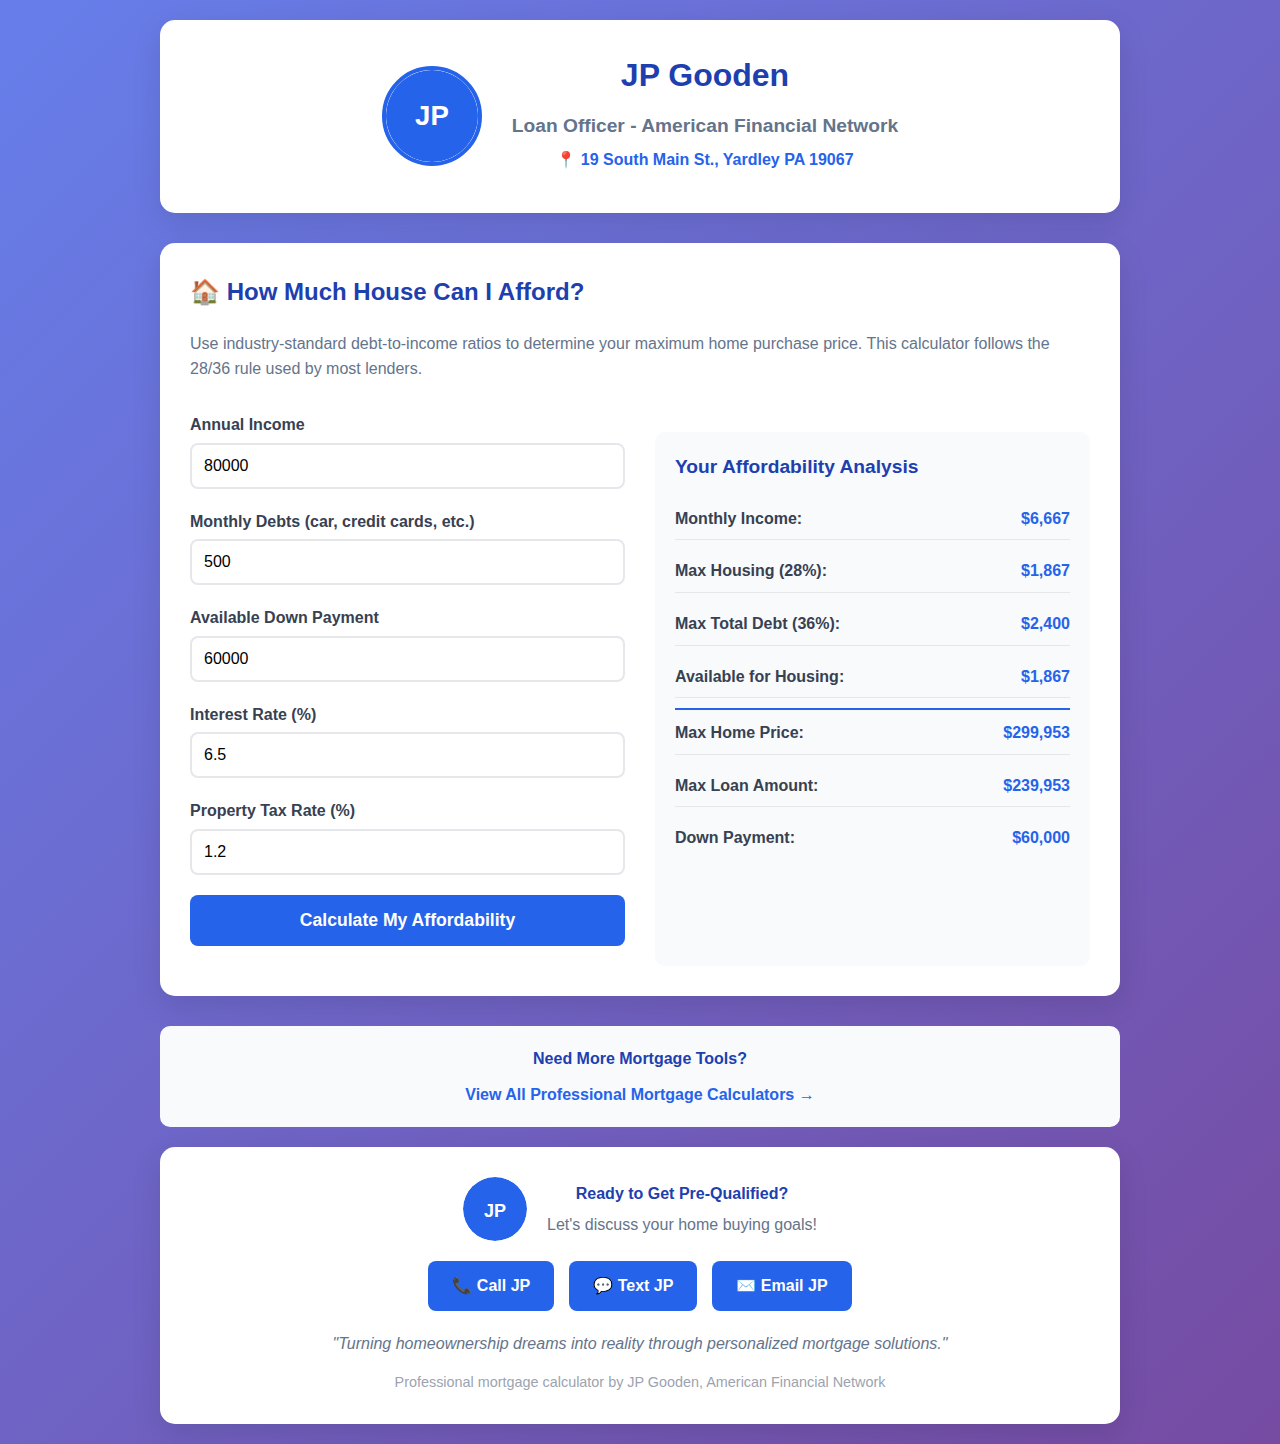
<file: affordability-calculator.html>
<!DOCTYPE html>
<html lang="en">
<head>
    <meta charset="UTF-8">
    <meta name="viewport" content="width=device-width, initial-scale=1.0">
    <title>How Much House Can I Afford? - JP Gooden | American Financial Network</title>
    <style>
        * {
            margin: 0;
            padding: 0;
            box-sizing: border-box;
        }

        body {
            font-family: -apple-system, BlinkMacSystemFont, 'Segoe UI', Roboto, sans-serif;
            line-height: 1.6;
            color: #333;
            background: linear-gradient(135deg, #667eea 0%, #764ba2 100%);
            min-height: 100vh;
        }

        .container {
            max-width: 1000px;
            margin: 0 auto;
            padding: 20px;
        }

        .header {
            background: white;
            border-radius: 15px;
            padding: 30px;
            margin-bottom: 30px;
            box-shadow: 0 10px 30px rgba(0,0,0,0.1);
            text-align: center;
        }

        .header-content {
            display: flex;
            align-items: center;
            justify-content: center;
            gap: 30px;
            flex-wrap: wrap;
        }

        .headshot {
            width: 100px;
            height: 100px;
            border-radius: 50%;
            object-fit: cover;
            border: 4px solid #2563eb;
        }

        .header-text h1 {
            color: #1e40af;
            font-size: 2rem;
            margin-bottom: 10px;
        }

        .header-text h2 {
            color: #64748b;
            font-size: 1.2rem;
            margin-bottom: 5px;
        }

        .header-text h3 {
            color: #2563eb;
            font-size: 1rem;
            margin-bottom: 10px;
        }

        .calculator-interface {
            background: white;
            border-radius: 15px;
            padding: 30px;
            margin-bottom: 30px;
            box-shadow: 0 10px 30px rgba(0,0,0,0.1);
        }

        .input-group {
            margin-bottom: 20px;
        }

        .input-group label {
            display: block;
            margin-bottom: 5px;
            font-weight: 600;
            color: #374151;
        }

        .input-group input {
            width: 100%;
            padding: 12px;
            border: 2px solid #e5e7eb;
            border-radius: 8px;
            font-size: 1rem;
            transition: border-color 0.3s ease;
        }

        .input-group input:focus {
            outline: none;
            border-color: #2563eb;
        }

        .calculate-button {
            background: #2563eb;
            color: white;
            border: none;
            padding: 15px 30px;
            border-radius: 8px;
            cursor: pointer;
            font-size: 1.1rem;
            font-weight: 600;
            width: 100%;
            margin-bottom: 20px;
        }

        .calculate-button:hover {
            background: #1d4ed8;
        }

        .results {
            background: #f8fafc;
            border-radius: 10px;
            padding: 20px;
            margin-top: 20px;
        }

        .results h4 {
            color: #1e40af;
            margin-bottom: 15px;
            font-size: 1.2rem;
        }

        .result-item {
            display: flex;
            justify-content: space-between;
            margin-bottom: 10px;
            padding: 8px 0;
            border-bottom: 1px solid #e5e7eb;
        }

        .result-item:last-child {
            border-bottom: none;
        }

        .result-label {
            font-weight: 600;
            color: #374151;
        }

        .result-value {
            font-weight: 700;
            color: #2563eb;
        }

        .footer {
            background: white;
            border-radius: 15px;
            padding: 30px;
            box-shadow: 0 10px 30px rgba(0,0,0,0.1);
            text-align: center;
        }

        .contact-buttons {
            display: flex;
            gap: 15px;
            justify-content: center;
            margin-bottom: 20px;
            flex-wrap: wrap;
        }

        .contact-button {
            background: #2563eb;
            color: white;
            text-decoration: none;
            padding: 12px 24px;
            border-radius: 8px;
            font-weight: 600;
            transition: background-color 0.3s ease;
        }

        .contact-button:hover {
            background: #1d4ed8;
        }

        .more-tools {
            background: #f8fafc;
            border-radius: 10px;
            padding: 20px;
            margin-bottom: 20px;
            text-align: center;
        }

        .more-tools a {
            color: #2563eb;
            text-decoration: none;
            font-weight: 600;
        }

        .more-tools a:hover {
            text-decoration: underline;
        }

        @media (max-width: 768px) {
            .header-content {
                flex-direction: column;
                text-align: center;
            }

            .calculator-grid {
                grid-template-columns: 1fr 1fr;
                gap: 20px;
            }

            .contact-buttons {
                flex-direction: column;
                align-items: center;
            }
        }
    </style>
</head>
<body>
    <div class="container">
        <!-- Header -->
        <div class="header">
            <div class="header-content">
                <img src="[data-uri]" alt="JP Gooden" class="headshot">
                <div class="header-text">
                    <h1>JP Gooden</h1>
                    <h2>Loan Officer - American Financial Network</h2>
                    <h3>📍 19 South Main St., Yardley PA 19067</h3>
                </div>
            </div>
        </div>

        <!-- Affordability Calculator -->
        <div class="calculator-interface">
            <h2 style="color: #1e40af; margin-bottom: 20px;">🏠 How Much House Can I Afford?</h2>
            <p style="color: #64748b; margin-bottom: 30px;">Use industry-standard debt-to-income ratios to determine your maximum home purchase price. This calculator follows the 28/36 rule used by most lenders.</p>
            
            <div style="display: grid; grid-template-columns: 1fr 1fr; gap: 30px;">
                <div>
                    <div class="input-group">
                        <label>Annual Income</label>
                        <input type="number" id="afford-income" value="80000" oninput="calculateAffordability()">
                    </div>
                    <div class="input-group">
                        <label>Monthly Debts (car, credit cards, etc.)</label>
                        <input type="number" id="afford-debts" value="500" oninput="calculateAffordability()">
                    </div>
                    <div class="input-group">
                        <label>Available Down Payment</label>
                        <input type="number" id="afford-down" value="60000" oninput="calculateAffordability()">
                    </div>
                    <div class="input-group">
                        <label>Interest Rate (%)</label>
                        <input type="number" id="afford-rate" value="6.5" step="0.125" oninput="calculateAffordability()">
                    </div>
                    <div class="input-group">
                        <label>Property Tax Rate (%)</label>
                        <input type="number" id="afford-tax-rate" value="1.2" step="0.1" oninput="calculateAffordability()">
                    </div>
                    <button class="calculate-button" onclick="calculateAffordability()">Calculate My Affordability</button>
                </div>
                <div id="affordability-results" class="results">
                    <h4>Your Affordability Analysis</h4>
                    <div id="affordability-breakdown"></div>
                </div>
            </div>
        </div>

        <!-- More Tools -->
        <div class="more-tools">
            <h4 style="color: #1e40af; margin-bottom: 10px;">Need More Mortgage Tools?</h4>
            <p><a href="jp-gooden-mortgage-calculators.html">View All Professional Mortgage Calculators →</a></p>
        </div>

        <!-- Footer -->
        <div class="footer">
            <div style="display: flex; align-items: center; justify-content: center; gap: 20px; margin-bottom: 20px; flex-wrap: wrap;">
                <img src="[data-uri]" alt="JP Gooden" style="width: 64px; height: 64px; border-radius: 50%;">
                <div>
                    <h4 style="color: #1e40af; margin-bottom: 5px;">Ready to Get Pre-Qualified?</h4>
                    <p style="color: #64748b; margin: 0;">Let's discuss your home buying goals!</p>
                </div>
            </div>
            
            <div class="contact-buttons">
                <a href="tel:+1234567890" class="contact-button">📞 Call JP</a>
                <a href="sms:+1234567890" class="contact-button">💬 Text JP</a>
                <a href="mailto:jp.gooden@afn.com" class="contact-button">✉️ Email JP</a>
            </div>
            
            <div style="color: #64748b; font-style: italic; margin-bottom: 15px;">
                "Turning homeownership dreams into reality through personalized mortgage solutions."
            </div>
            
            <div style="color: #9ca3af; font-size: 0.9rem;">
                Professional mortgage calculator by JP Gooden, American Financial Network
            </div>
        </div>
    </div>

    <script>
        function formatCurrency(amount) {
            return new Intl.NumberFormat('en-US', {
                style: 'currency',
                currency: 'USD',
                minimumFractionDigits: 0,
                maximumFractionDigits: 0
            }).format(amount);
        }

        function calculateAffordability() {
            const income = parseFloat(document.getElementById('afford-income').value) || 0;
            const debts = parseFloat(document.getElementById('afford-debts').value) || 0;
            const downPayment = parseFloat(document.getElementById('afford-down').value) || 0;
            const rate = parseFloat(document.getElementById('afford-rate').value) || 0;
            const taxRate = parseFloat(document.getElementById('afford-tax-rate').value) || 0;

            const monthlyIncome = income / 12;
            const maxHousingPayment = monthlyIncome * 0.28;
            const maxTotalDebt = monthlyIncome * 0.36;
            const availableForHousing = Math.min(maxHousingPayment, maxTotalDebt - debts);
            
            // Estimate taxes and insurance (about $350/month for average home)
            const estimatedTaxesInsurance = 350;
            const availableForPI = availableForHousing - estimatedTaxesInsurance;
            
            // Calculate max loan amount
            const monthlyRate = rate / 100 / 12;
            const numPayments = 30 * 12;
            const maxLoanAmount = availableForPI * (Math.pow(1 + monthlyRate, numPayments) - 1) / (monthlyRate * Math.pow(1 + monthlyRate, numPayments));
            const maxHomePrice = maxLoanAmount + downPayment;

            const breakdown = `
                <div class="result-item">
                    <span class="result-label">Monthly Income:</span>
                    <span class="result-value">${formatCurrency(monthlyIncome)}</span>
                </div>
                <div class="result-item">
                    <span class="result-label">Max Housing (28%):</span>
                    <span class="result-value">${formatCurrency(maxHousingPayment)}</span>
                </div>
                <div class="result-item">
                    <span class="result-label">Max Total Debt (36%):</span>
                    <span class="result-value">${formatCurrency(maxTotalDebt)}</span>
                </div>
                <div class="result-item">
                    <span class="result-label">Available for Housing:</span>
                    <span class="result-value">${formatCurrency(availableForHousing)}</span>
                </div>
                <div class="result-item" style="border-top: 2px solid #2563eb; padding-top: 10px; margin-top: 10px;">
                    <span class="result-label"><strong>Max Home Price:</strong></span>
                    <span class="result-value"><strong>${formatCurrency(maxHomePrice)}</strong></span>
                </div>
                <div class="result-item">
                    <span class="result-label">Max Loan Amount:</span>
                    <span class="result-value">${formatCurrency(maxLoanAmount)}</span>
                </div>
                <div class="result-item">
                    <span class="result-label">Down Payment:</span>
                    <span class="result-value">${formatCurrency(downPayment)}</span>
                </div>
            `;

            document.getElementById('affordability-breakdown').innerHTML = breakdown;
        }

        // Initialize calculation
        calculateAffordability();
    </script>
</body>
</html>
</file>
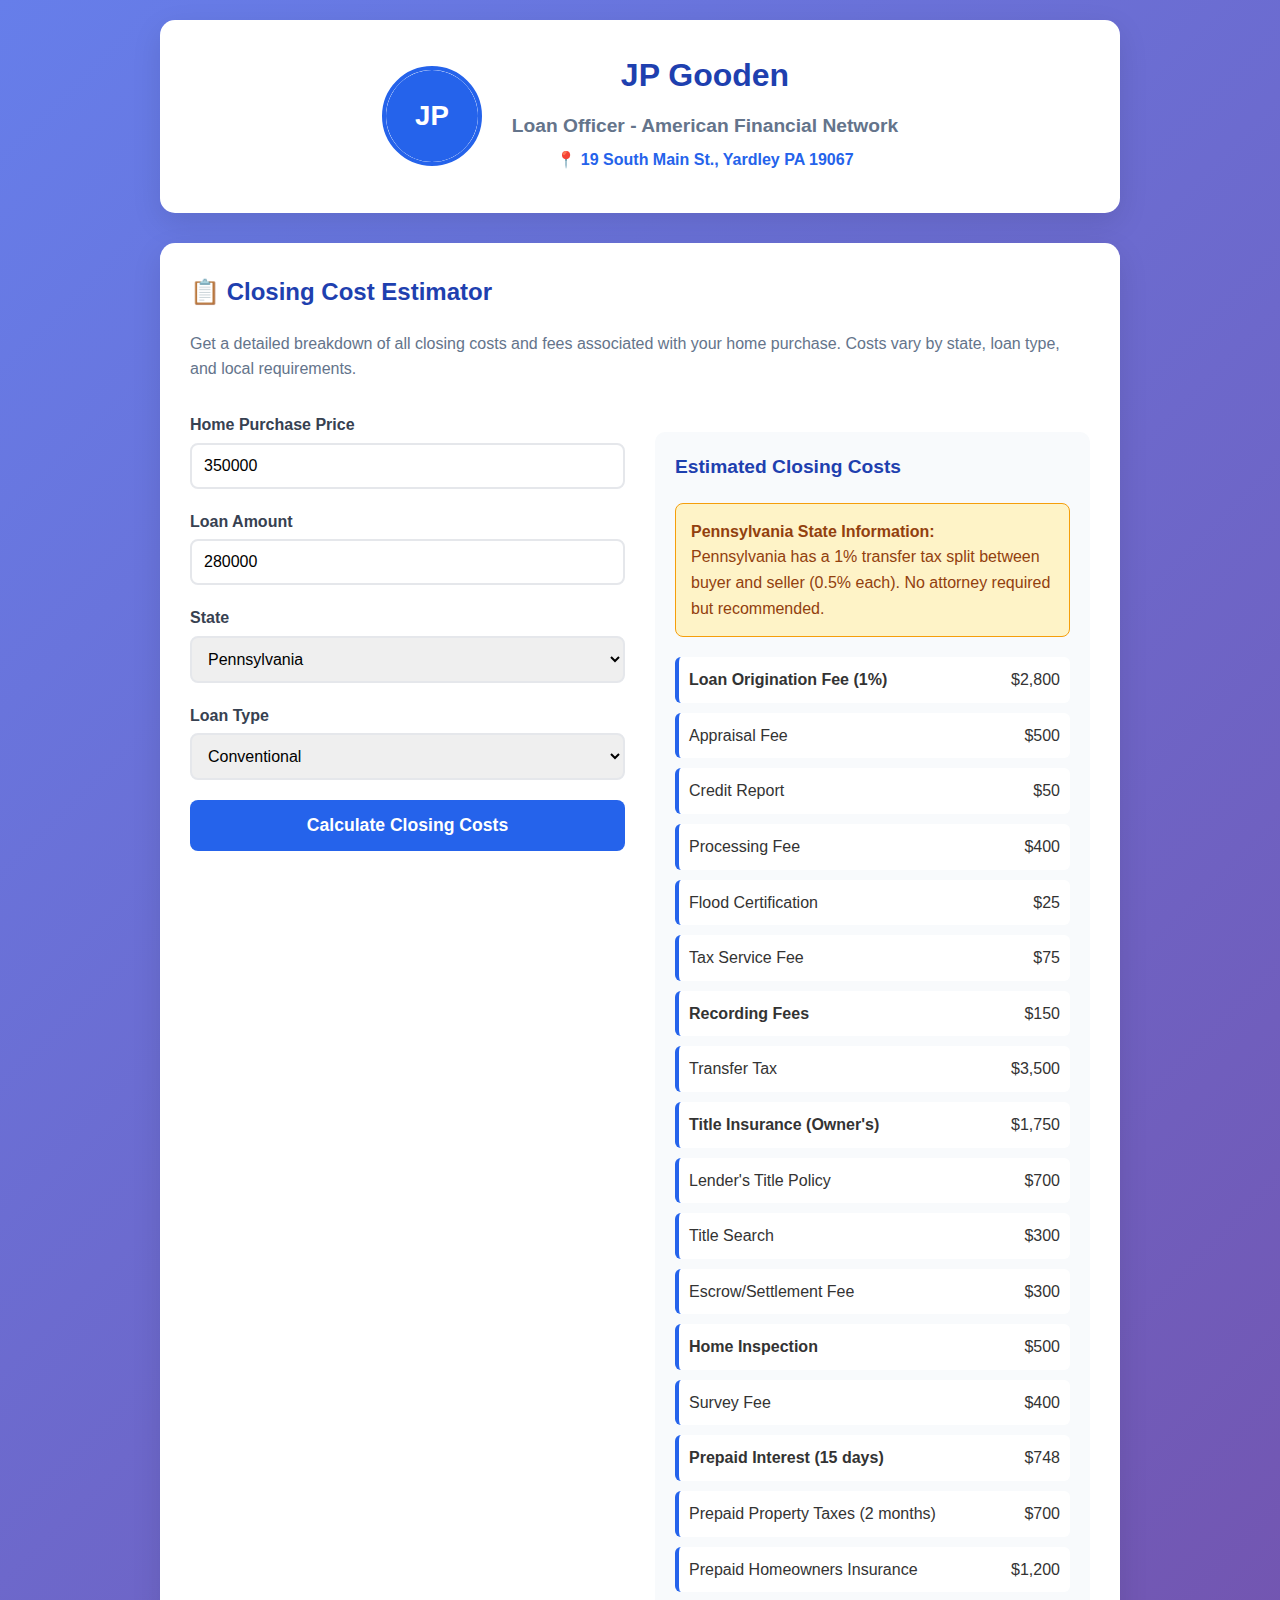
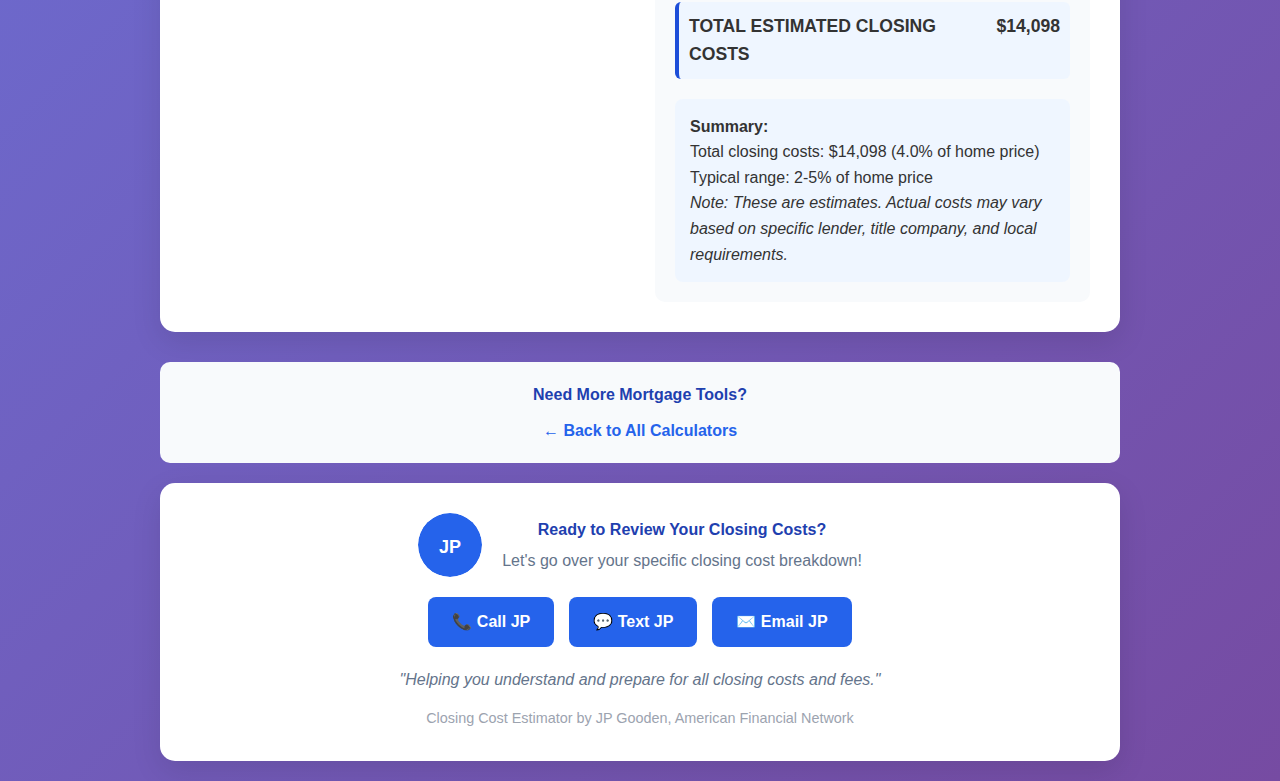
<file: closing-cost-estimator.html>
<!DOCTYPE html>
<html lang="en">
<head>
    <meta charset="UTF-8">
    <meta name="viewport" content="width=device-width, initial-scale=1.0">
    <title>Closing Cost Estimator - JP Gooden | American Financial Network</title>
    <style>
        * {
            margin: 0;
            padding: 0;
            box-sizing: border-box;
        }

        body {
            font-family: -apple-system, BlinkMacSystemFont, 'Segoe UI', Roboto, sans-serif;
            line-height: 1.6;
            color: #333;
            background: linear-gradient(135deg, #667eea 0%, #764ba2 100%);
            min-height: 100vh;
        }

        .container {
            max-width: 1000px;
            margin: 0 auto;
            padding: 20px;
        }

        .header {
            background: white;
            border-radius: 15px;
            padding: 30px;
            margin-bottom: 30px;
            box-shadow: 0 10px 30px rgba(0,0,0,0.1);
            text-align: center;
        }

        .header-content {
            display: flex;
            align-items: center;
            justify-content: center;
            gap: 30px;
            flex-wrap: wrap;
        }

        .headshot {
            width: 100px;
            height: 100px;
            border-radius: 50%;
            object-fit: cover;
            border: 4px solid #2563eb;
        }

        .header-text h1 {
            color: #1e40af;
            font-size: 2rem;
            margin-bottom: 10px;
        }

        .header-text h2 {
            color: #64748b;
            font-size: 1.2rem;
            margin-bottom: 5px;
        }

        .header-text h3 {
            color: #2563eb;
            font-size: 1rem;
            margin-bottom: 10px;
        }

        .calculator-interface {
            background: white;
            border-radius: 15px;
            padding: 30px;
            margin-bottom: 30px;
            box-shadow: 0 10px 30px rgba(0,0,0,0.1);
        }

        .input-group {
            margin-bottom: 20px;
        }

        .input-group label {
            display: block;
            margin-bottom: 5px;
            font-weight: 600;
            color: #374151;
        }

        .input-group input, .input-group select {
            width: 100%;
            padding: 12px;
            border: 2px solid #e5e7eb;
            border-radius: 8px;
            font-size: 1rem;
            transition: border-color 0.3s ease;
        }

        .input-group input:focus, .input-group select:focus {
            outline: none;
            border-color: #2563eb;
        }

        .calculate-button {
            background: #2563eb;
            color: white;
            border: none;
            padding: 15px 30px;
            border-radius: 8px;
            cursor: pointer;
            font-size: 1.1rem;
            font-weight: 600;
            width: 100%;
            margin-bottom: 20px;
        }

        .calculate-button:hover {
            background: #1d4ed8;
        }

        .results {
            background: #f8fafc;
            border-radius: 10px;
            padding: 20px;
            margin-top: 20px;
        }

        .results h4 {
            color: #1e40af;
            margin-bottom: 15px;
            font-size: 1.2rem;
        }

        .cost-breakdown {
            display: grid;
            gap: 10px;
            margin-top: 20px;
        }

        .cost-item {
            display: flex;
            justify-content: space-between;
            padding: 10px;
            background: white;
            border-radius: 6px;
            border-left: 4px solid #2563eb;
        }

        .cost-item.total {
            background: #eff6ff;
            border-left-color: #1d4ed8;
            font-weight: 700;
            font-size: 1.1rem;
        }

        .state-info {
            background: #fef3c7;
            border: 1px solid #f59e0b;
            border-radius: 8px;
            padding: 15px;
            margin: 20px 0;
            color: #92400e;
        }

        .footer {
            background: white;
            border-radius: 15px;
            padding: 30px;
            box-shadow: 0 10px 30px rgba(0,0,0,0.1);
            text-align: center;
        }

        .contact-buttons {
            display: flex;
            gap: 15px;
            justify-content: center;
            margin-bottom: 20px;
            flex-wrap: wrap;
        }

        .contact-button {
            background: #2563eb;
            color: white;
            text-decoration: none;
            padding: 12px 24px;
            border-radius: 8px;
            font-weight: 600;
            transition: background-color 0.3s ease;
        }

        .contact-button:hover {
            background: #1d4ed8;
        }

        .more-tools {
            background: #f8fafc;
            border-radius: 10px;
            padding: 20px;
            margin-bottom: 20px;
            text-align: center;
        }

        .more-tools a {
            color: #2563eb;
            text-decoration: none;
            font-weight: 600;
        }

        .more-tools a:hover {
            text-decoration: underline;
        }

        @media (max-width: 768px) {
            .header-content {
                flex-direction: column;
                text-align: center;
            }

            .contact-buttons {
                flex-direction: column;
                align-items: center;
            }
        }
    </style>
</head>
<body>
    <div class="container">
        <!-- Header -->
        <div class="header">
            <div class="header-content">
                <img src="[data-uri]" alt="JP Gooden" class="headshot">
                <div class="header-text">
                    <h1>JP Gooden</h1>
                    <h2>Loan Officer - American Financial Network</h2>
                    <h3>📍 19 South Main St., Yardley PA 19067</h3>
                </div>
            </div>
        </div>

        <!-- Closing Cost Estimator -->
        <div class="calculator-interface">
            <h2 style="color: #1e40af; margin-bottom: 20px;">📋 Closing Cost Estimator</h2>
            <p style="color: #64748b; margin-bottom: 30px;">Get a detailed breakdown of all closing costs and fees associated with your home purchase. Costs vary by state, loan type, and local requirements.</p>
            
            <div style="display: grid; grid-template-columns: 1fr 1fr; gap: 30px;">
                <div>
                    <div class="input-group">
                        <label>Home Purchase Price</label>
                        <input type="number" id="home-price" value="350000" oninput="calculateClosingCosts()">
                    </div>
                    <div class="input-group">
                        <label>Loan Amount</label>
                        <input type="number" id="loan-amount" value="280000" oninput="calculateClosingCosts()">
                    </div>
                    <div class="input-group">
                        <label>State</label>
                        <select id="state" onchange="calculateClosingCosts()">
                            <option value="PA">Pennsylvania</option>
                            <option value="NJ">New Jersey</option>
                            <option value="NY">New York</option>
                            <option value="DE">Delaware</option>
                            <option value="MD">Maryland</option>
                            <option value="VA">Virginia</option>
                            <option value="FL">Florida</option>
                            <option value="TX">Texas</option>
                            <option value="CA">California</option>
                            <option value="OTHER">Other State</option>
                        </select>
                    </div>
                    <div class="input-group">
                        <label>Loan Type</label>
                        <select id="loan-type" onchange="calculateClosingCosts()">
                            <option value="conventional">Conventional</option>
                            <option value="fha">FHA</option>
                            <option value="va">VA</option>
                            <option value="usda">USDA</option>
                        </select>
                    </div>
                    <button class="calculate-button" onclick="calculateClosingCosts()">Calculate Closing Costs</button>
                </div>
                <div id="cc-results" class="results">
                    <h4>Estimated Closing Costs</h4>
                    <div id="cc-breakdown"></div>
                </div>
            </div>
        </div>

        <!-- More Tools -->
        <div class="more-tools">
            <h4 style="color: #1e40af; margin-bottom: 10px;">Need More Mortgage Tools?</h4>
            <p><a href="jp-gooden-mortgage-calculators.html">← Back to All Calculators</a></p>
        </div>

        <!-- Footer -->
        <div class="footer">
            <div style="display: flex; align-items: center; justify-content: center; gap: 20px; margin-bottom: 20px; flex-wrap: wrap;">
                <img src="[data-uri]" alt="JP Gooden" style="width: 64px; height: 64px; border-radius: 50%;">
                <div>
                    <h4 style="color: #1e40af; margin-bottom: 5px;">Ready to Review Your Closing Costs?</h4>
                    <p style="color: #64748b; margin: 0;">Let's go over your specific closing cost breakdown!</p>
                </div>
            </div>
            
            <div class="contact-buttons">
                <a href="tel:+1234567890" class="contact-button">📞 Call JP</a>
                <a href="sms:+1234567890" class="contact-button">💬 Text JP</a>
                <a href="mailto:jp.gooden@afn.com" class="contact-button">✉️ Email JP</a>
            </div>
            
            <div style="color: #64748b; font-style: italic; margin-bottom: 15px;">
                "Helping you understand and prepare for all closing costs and fees."
            </div>
            
            <div style="color: #9ca3af; font-size: 0.9rem;">
                Closing Cost Estimator by JP Gooden, American Financial Network
            </div>
        </div>
    </div>

    <script>
        function formatCurrency(amount) {
            return new Intl.NumberFormat('en-US', {
                style: 'currency',
                currency: 'USD',
                minimumFractionDigits: 0,
                maximumFractionDigits: 0
            }).format(amount);
        }

        function getStateInfo(state) {
            const stateData = {
                'PA': {
                    transferTax: 0.01,
                    attorneyRequired: false,
                    avgRecording: 150,
                    notes: 'Pennsylvania has a 1% transfer tax split between buyer and seller (0.5% each). No attorney required but recommended.'
                },
                'NJ': {
                    transferTax: 0.005,
                    attorneyRequired: true,
                    avgRecording: 200,
                    notes: 'New Jersey requires attorney representation. Transfer tax varies by municipality.'
                },
                'NY': {
                    transferTax: 0.004,
                    attorneyRequired: true,
                    avgRecording: 250,
                    notes: 'New York requires attorney representation. Additional mansion tax applies to homes over $1M.'
                },
                'DE': {
                    transferTax: 0.015,
                    attorneyRequired: false,
                    avgRecording: 125,
                    notes: 'Delaware has higher transfer taxes but no sales tax. Attorney not required.'
                },
                'MD': {
                    transferTax: 0.005,
                    attorneyRequired: false,
                    avgRecording: 175,
                    notes: 'Maryland transfer tax varies by county. Attorney not required but common.'
                },
                'VA': {
                    transferTax: 0.0025,
                    attorneyRequired: false,
                    avgRecording: 150,
                    notes: 'Virginia has relatively low transfer taxes. Attorney not required.'
                },
                'FL': {
                    transferTax: 0.007,
                    attorneyRequired: false,
                    avgRecording: 100,
                    notes: 'Florida documentary stamp tax. No state income tax. Attorney not required.'
                },
                'TX': {
                    transferTax: 0,
                    attorneyRequired: false,
                    avgRecording: 75,
                    notes: 'Texas has no transfer tax. Title companies handle closings. No state income tax.'
                },
                'CA': {
                    transferTax: 0.0011,
                    attorneyRequired: false,
                    avgRecording: 200,
                    notes: 'California transfer tax varies by county. Title companies handle closings.'
                },
                'OTHER': {
                    transferTax: 0.005,
                    attorneyRequired: false,
                    avgRecording: 150,
                    notes: 'Estimated costs for other states. Actual costs may vary significantly.'
                }
            };
            return stateData[state] || stateData['OTHER'];
        }

        function calculateClosingCosts() {
            const homePrice = parseFloat(document.getElementById('home-price').value) || 0;
            const loanAmount = parseFloat(document.getElementById('loan-amount').value) || 0;
            const state = document.getElementById('state').value;
            const loanType = document.getElementById('loan-type').value;

            const stateInfo = getStateInfo(state);

            // Calculate individual costs
            const costs = {
                loanOrigination: loanAmount * 0.01, // 1% of loan amount
                appraisal: loanType === 'va' ? 0 : 500, // VA loans often have no appraisal fee
                creditReport: 50,
                titleInsurance: homePrice * 0.005, // 0.5% of home price
                titleSearch: 300,
                surveyFee: loanType === 'va' ? 0 : 400,
                homeInspection: 500,
                recordingFees: stateInfo.avgRecording,
                transferTax: homePrice * stateInfo.transferTax,
                attorneyFees: stateInfo.attorneyRequired ? 1200 : 0,
                escrowSetup: 300,
                prepaidInterest: (loanAmount * 0.065 / 365) * 15, // 15 days of interest
                prepaidTaxes: homePrice * 0.012 / 12 * 2, // 2 months property tax
                prepaidInsurance: 1200, // Annual homeowners insurance
                lenderTitlePolicy: loanAmount * 0.0025,
                floodCertification: 25,
                taxService: 75,
                processingFee: 400
            };

            // Adjust for loan type
            if (loanType === 'fha') {
                costs.fhaUpfrontMIP = loanAmount * 0.0175; // 1.75% upfront MIP
            } else if (loanType === 'va') {
                costs.vaFundingFee = loanAmount * 0.023; // 2.3% funding fee (first time)
            } else if (loanType === 'usda') {
                costs.usdaGuaranteeFee = loanAmount * 0.01; // 1% guarantee fee
            }

            // Calculate total
            const totalCosts = Object.values(costs).reduce((sum, cost) => sum + cost, 0);

            // Generate breakdown
            let breakdown = `
                <div class="state-info">
                    <strong>${state === 'OTHER' ? 'General' : document.getElementById('state').selectedOptions[0].text} State Information:</strong><br>
                    ${stateInfo.notes}
                </div>
                <div class="cost-breakdown">
            `;

            // Lender fees
            breakdown += `<div class="cost-item"><span><strong>Loan Origination Fee (1%)</strong></span><span>${formatCurrency(costs.loanOrigination)}</span></div>`;
            breakdown += `<div class="cost-item"><span>Appraisal Fee</span><span>${formatCurrency(costs.appraisal)}</span></div>`;
            breakdown += `<div class="cost-item"><span>Credit Report</span><span>${formatCurrency(costs.creditReport)}</span></div>`;
            breakdown += `<div class="cost-item"><span>Processing Fee</span><span>${formatCurrency(costs.processingFee)}</span></div>`;
            breakdown += `<div class="cost-item"><span>Flood Certification</span><span>${formatCurrency(costs.floodCertification)}</span></div>`;
            breakdown += `<div class="cost-item"><span>Tax Service Fee</span><span>${formatCurrency(costs.taxService)}</span></div>`;

            // Government fees
            breakdown += `<div class="cost-item"><span><strong>Recording Fees</strong></span><span>${formatCurrency(costs.recordingFees)}</span></div>`;
            if (costs.transferTax > 0) {
                breakdown += `<div class="cost-item"><span>Transfer Tax</span><span>${formatCurrency(costs.transferTax)}</span></div>`;
            }

            // Title and settlement
            breakdown += `<div class="cost-item"><span><strong>Title Insurance (Owner's)</strong></span><span>${formatCurrency(costs.titleInsurance)}</span></div>`;
            breakdown += `<div class="cost-item"><span>Lender's Title Policy</span><span>${formatCurrency(costs.lenderTitlePolicy)}</span></div>`;
            breakdown += `<div class="cost-item"><span>Title Search</span><span>${formatCurrency(costs.titleSearch)}</span></div>`;
            breakdown += `<div class="cost-item"><span>Escrow/Settlement Fee</span><span>${formatCurrency(costs.escrowSetup)}</span></div>`;
            if (costs.attorneyFees > 0) {
                breakdown += `<div class="cost-item"><span>Attorney Fees</span><span>${formatCurrency(costs.attorneyFees)}</span></div>`;
            }

            // Inspections and surveys
            breakdown += `<div class="cost-item"><span><strong>Home Inspection</strong></span><span>${formatCurrency(costs.homeInspection)}</span></div>`;
            if (costs.surveyFee > 0) {
                breakdown += `<div class="cost-item"><span>Survey Fee</span><span>${formatCurrency(costs.surveyFee)}</span></div>`;
            }

            // Prepaids
            breakdown += `<div class="cost-item"><span><strong>Prepaid Interest (15 days)</strong></span><span>${formatCurrency(costs.prepaidInterest)}</span></div>`;
            breakdown += `<div class="cost-item"><span>Prepaid Property Taxes (2 months)</span><span>${formatCurrency(costs.prepaidTaxes)}</span></div>`;
            breakdown += `<div class="cost-item"><span>Prepaid Homeowners Insurance</span><span>${formatCurrency(costs.prepaidInsurance)}</span></div>`;

            // Loan-specific fees
            if (costs.fhaUpfrontMIP) {
                breakdown += `<div class="cost-item"><span><strong>FHA Upfront MIP (1.75%)</strong></span><span>${formatCurrency(costs.fhaUpfrontMIP)}</span></div>`;
            }
            if (costs.vaFundingFee) {
                breakdown += `<div class="cost-item"><span><strong>VA Funding Fee (2.3%)</strong></span><span>${formatCurrency(costs.vaFundingFee)}</span></div>`;
            }
            if (costs.usdaGuaranteeFee) {
                breakdown += `<div class="cost-item"><span><strong>USDA Guarantee Fee (1%)</strong></span><span>${formatCurrency(costs.usdaGuaranteeFee)}</span></div>`;
            }

            // Total
            breakdown += `<div class="cost-item total"><span><strong>TOTAL ESTIMATED CLOSING COSTS</strong></span><span><strong>${formatCurrency(totalCosts)}</strong></span></div>`;
            breakdown += '</div>';

            // Add percentage note
            const percentage = (totalCosts / homePrice * 100).toFixed(1);
            breakdown += `
                <div style="margin-top: 20px; padding: 15px; background: #eff6ff; border-radius: 8px;">
                    <strong>Summary:</strong><br>
                    Total closing costs: ${formatCurrency(totalCosts)} (${percentage}% of home price)<br>
                    Typical range: 2-5% of home price<br>
                    <em>Note: These are estimates. Actual costs may vary based on specific lender, title company, and local requirements.</em>
                </div>
            `;

            document.getElementById('cc-breakdown').innerHTML = breakdown;
        }

        // Initialize calculation
        calculateClosingCosts();
    </script>
</body>
</html>
</file>
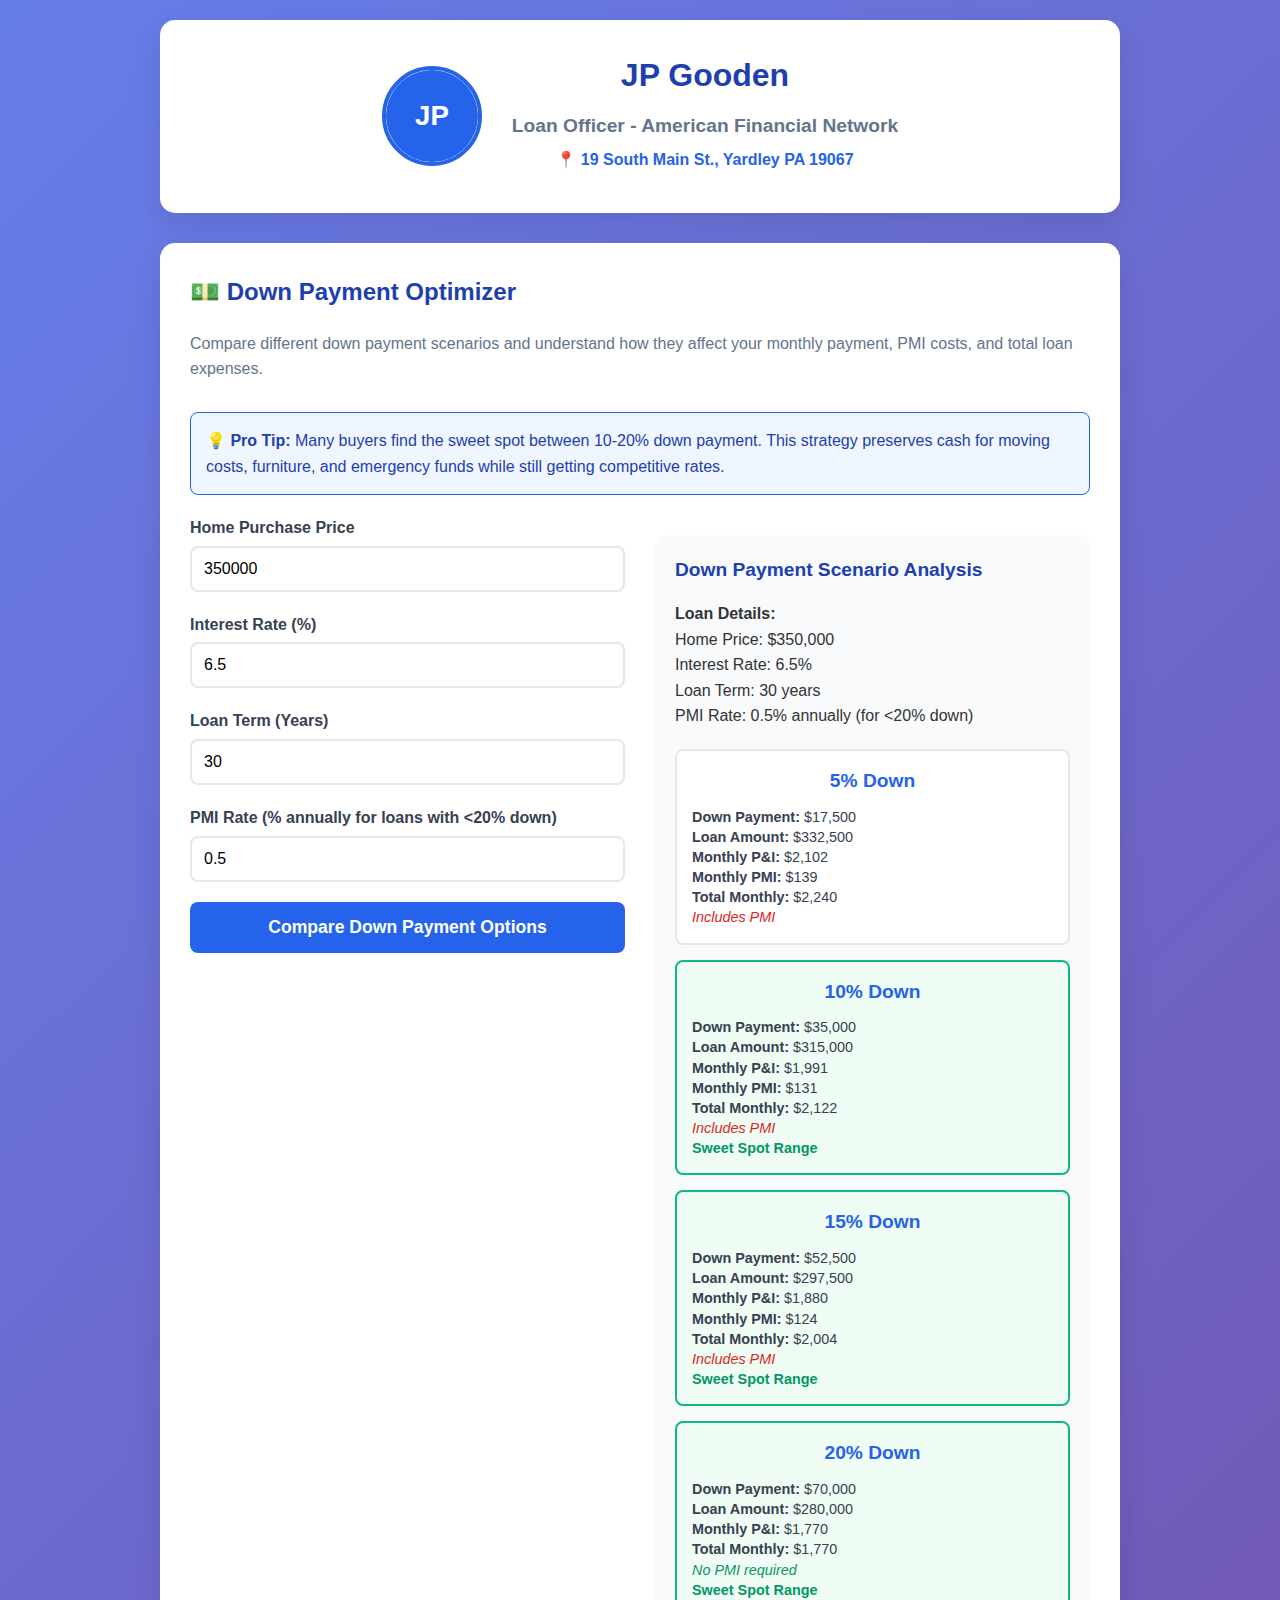
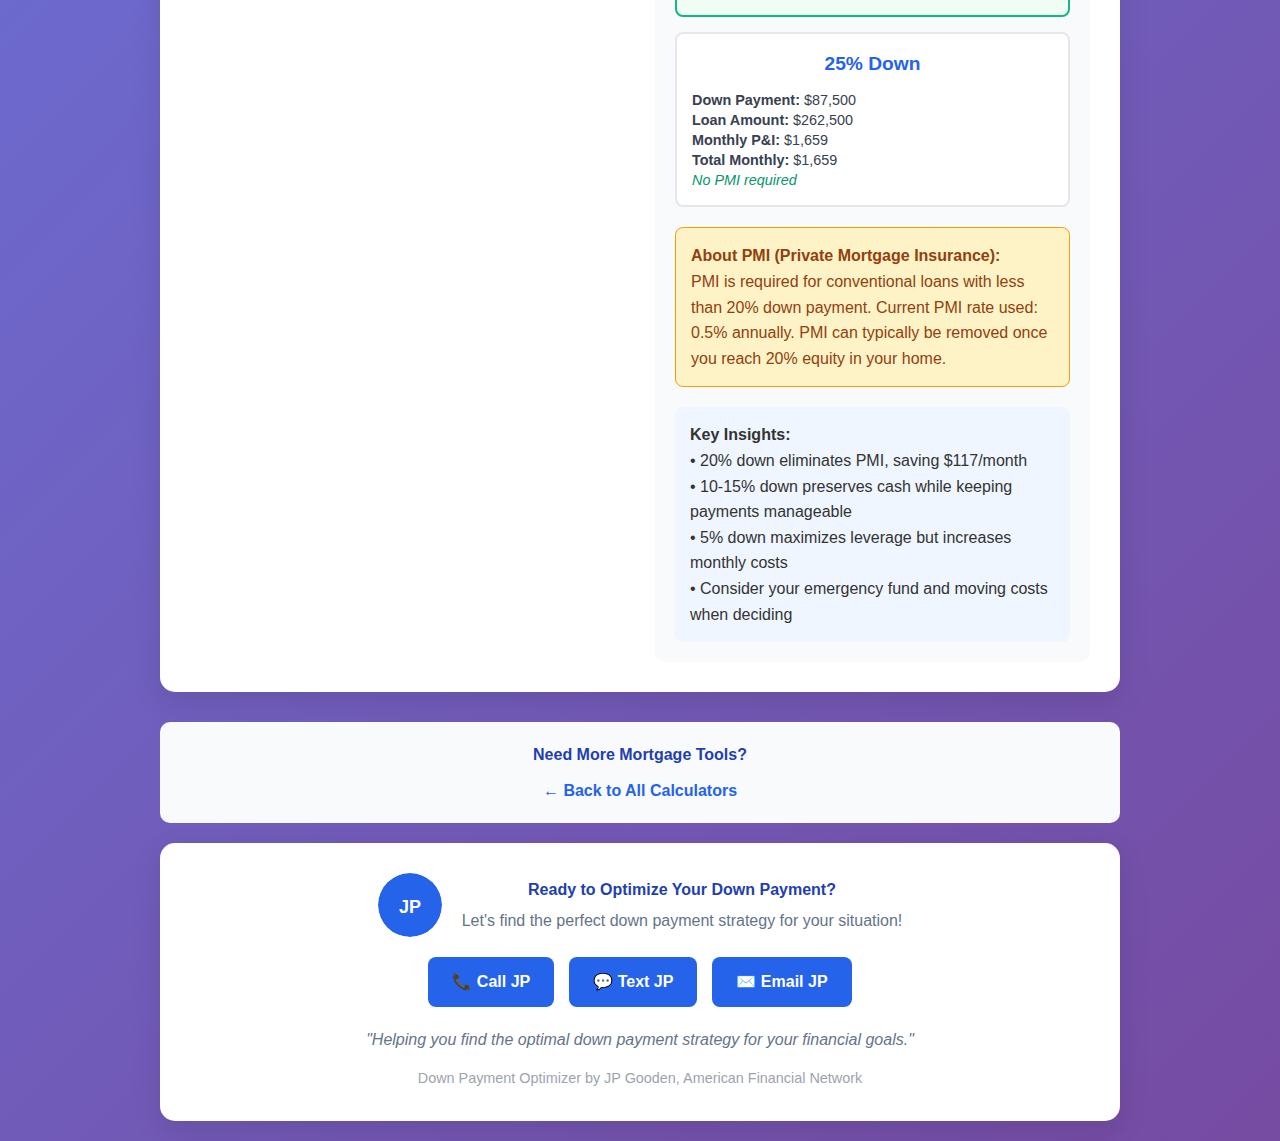
<file: down-payment-optimizer.html>
<!DOCTYPE html>
<html lang="en">
<head>
    <meta charset="UTF-8">
    <meta name="viewport" content="width=device-width, initial-scale=1.0">
    <title>Down Payment Optimizer - JP Gooden | American Financial Network</title>
    <style>
        * {
            margin: 0;
            padding: 0;
            box-sizing: border-box;
        }

        body {
            font-family: -apple-system, BlinkMacSystemFont, 'Segoe UI', Roboto, sans-serif;
            line-height: 1.6;
            color: #333;
            background: linear-gradient(135deg, #667eea 0%, #764ba2 100%);
            min-height: 100vh;
        }

        .container {
            max-width: 1000px;
            margin: 0 auto;
            padding: 20px;
        }

        .header {
            background: white;
            border-radius: 15px;
            padding: 30px;
            margin-bottom: 30px;
            box-shadow: 0 10px 30px rgba(0,0,0,0.1);
            text-align: center;
        }

        .header-content {
            display: flex;
            align-items: center;
            justify-content: center;
            gap: 30px;
            flex-wrap: wrap;
        }

        .headshot {
            width: 100px;
            height: 100px;
            border-radius: 50%;
            object-fit: cover;
            border: 4px solid #2563eb;
        }

        .header-text h1 {
            color: #1e40af;
            font-size: 2rem;
            margin-bottom: 10px;
        }

        .header-text h2 {
            color: #64748b;
            font-size: 1.2rem;
            margin-bottom: 5px;
        }

        .header-text h3 {
            color: #2563eb;
            font-size: 1rem;
            margin-bottom: 10px;
        }

        .calculator-interface {
            background: white;
            border-radius: 15px;
            padding: 30px;
            margin-bottom: 30px;
            box-shadow: 0 10px 30px rgba(0,0,0,0.1);
        }

        .input-group {
            margin-bottom: 20px;
        }

        .input-group label {
            display: block;
            margin-bottom: 5px;
            font-weight: 600;
            color: #374151;
        }

        .input-group input {
            width: 100%;
            padding: 12px;
            border: 2px solid #e5e7eb;
            border-radius: 8px;
            font-size: 1rem;
            transition: border-color 0.3s ease;
        }

        .input-group input:focus {
            outline: none;
            border-color: #2563eb;
        }

        .calculate-button {
            background: #2563eb;
            color: white;
            border: none;
            padding: 15px 30px;
            border-radius: 8px;
            cursor: pointer;
            font-size: 1.1rem;
            font-weight: 600;
            width: 100%;
            margin-bottom: 20px;
        }

        .calculate-button:hover {
            background: #1d4ed8;
        }

        .results {
            background: #f8fafc;
            border-radius: 10px;
            padding: 20px;
            margin-top: 20px;
        }

        .results h4 {
            color: #1e40af;
            margin-bottom: 15px;
            font-size: 1.2rem;
        }

        .scenario-comparison {
            display: grid;
            grid-template-columns: repeat(auto-fit, minmax(250px, 1fr));
            gap: 15px;
            margin-top: 20px;
        }

        .scenario-card {
            background: white;
            border-radius: 8px;
            padding: 15px;
            border: 2px solid #e5e7eb;
        }

        .scenario-card.recommended {
            border-color: #10b981;
            background: #f0fdf4;
        }

        .scenario-header {
            font-size: 1.2rem;
            font-weight: 700;
            color: #2563eb;
            margin-bottom: 10px;
            text-align: center;
        }

        .scenario-details {
            font-size: 0.9rem;
            color: #374151;
            line-height: 1.4;
        }

        .pmi-note {
            background: #fef3c7;
            border: 1px solid #f59e0b;
            border-radius: 8px;
            padding: 15px;
            margin: 20px 0;
            color: #92400e;
        }

        .heuristic-note {
            background: #eff6ff;
            border: 1px solid #2563eb;
            border-radius: 8px;
            padding: 15px;
            margin: 20px 0;
            color: #1e40af;
        }

        .footer {
            background: white;
            border-radius: 15px;
            padding: 30px;
            box-shadow: 0 10px 30px rgba(0,0,0,0.1);
            text-align: center;
        }

        .contact-buttons {
            display: flex;
            gap: 15px;
            justify-content: center;
            margin-bottom: 20px;
            flex-wrap: wrap;
        }

        .contact-button {
            background: #2563eb;
            color: white;
            text-decoration: none;
            padding: 12px 24px;
            border-radius: 8px;
            font-weight: 600;
            transition: background-color 0.3s ease;
        }

        .contact-button:hover {
            background: #1d4ed8;
        }

        .more-tools {
            background: #f8fafc;
            border-radius: 10px;
            padding: 20px;
            margin-bottom: 20px;
            text-align: center;
        }

        .more-tools a {
            color: #2563eb;
            text-decoration: none;
            font-weight: 600;
        }

        .more-tools a:hover {
            text-decoration: underline;
        }

        @media (max-width: 768px) {
            .header-content {
                flex-direction: column;
                text-align: center;
            }

            .scenario-comparison {
                grid-template-columns: 1fr;
            }

            .contact-buttons {
                flex-direction: column;
                align-items: center;
            }
        }
    </style>
</head>
<body>
    <div class="container">
        <!-- Header -->
        <div class="header">
            <div class="header-content">
                <img src="[data-uri]" alt="JP Gooden" class="headshot">
                <div class="header-text">
                    <h1>JP Gooden</h1>
                    <h2>Loan Officer - American Financial Network</h2>
                    <h3>📍 19 South Main St., Yardley PA 19067</h3>
                </div>
            </div>
        </div>

        <!-- Down Payment Optimizer -->
        <div class="calculator-interface">
            <h2 style="color: #1e40af; margin-bottom: 20px;">💵 Down Payment Optimizer</h2>
            <p style="color: #64748b; margin-bottom: 30px;">Compare different down payment scenarios and understand how they affect your monthly payment, PMI costs, and total loan expenses.</p>
            
            <div class="heuristic-note">
                <strong>💡 Pro Tip:</strong> Many buyers find the sweet spot between 10-20% down payment. This strategy preserves cash for moving costs, furniture, and emergency funds while still getting competitive rates.
            </div>

            <div style="display: grid; grid-template-columns: 1fr 1fr; gap: 30px;">
                <div>
                    <div class="input-group">
                        <label>Home Purchase Price</label>
                        <input type="number" id="home-price" value="350000" oninput="calculateDownPayment()">
                    </div>
                    <div class="input-group">
                        <label>Interest Rate (%)</label>
                        <input type="number" id="interest-rate" value="6.5" step="0.125" oninput="calculateDownPayment()">
                    </div>
                    <div class="input-group">
                        <label>Loan Term (Years)</label>
                        <input type="number" id="loan-term" value="30" oninput="calculateDownPayment()">
                    </div>
                    <div class="input-group">
                        <label>PMI Rate (% annually for loans with <20% down)</label>
                        <input type="number" id="pmi-rate" value="0.5" step="0.1" oninput="calculateDownPayment()">
                    </div>
                    <button class="calculate-button" onclick="calculateDownPayment()">Compare Down Payment Options</button>
                </div>
                <div id="dp-results" class="results">
                    <h4>Down Payment Scenario Analysis</h4>
                    <div id="dp-breakdown"></div>
                </div>
            </div>
        </div>

        <!-- More Tools -->
        <div class="more-tools">
            <h4 style="color: #1e40af; margin-bottom: 10px;">Need More Mortgage Tools?</h4>
            <p><a href="jp-gooden-mortgage-calculators.html">← Back to All Calculators</a></p>
        </div>

        <!-- Footer -->
        <div class="footer">
            <div style="display: flex; align-items: center; justify-content: center; gap: 20px; margin-bottom: 20px; flex-wrap: wrap;">
                <img src="[data-uri]" alt="JP Gooden" style="width: 64px; height: 64px; border-radius: 50%;">
                <div>
                    <h4 style="color: #1e40af; margin-bottom: 5px;">Ready to Optimize Your Down Payment?</h4>
                    <p style="color: #64748b; margin: 0;">Let's find the perfect down payment strategy for your situation!</p>
                </div>
            </div>
            
            <div class="contact-buttons">
                <a href="tel:+1234567890" class="contact-button">📞 Call JP</a>
                <a href="sms:+1234567890" class="contact-button">💬 Text JP</a>
                <a href="mailto:jp.gooden@afn.com" class="contact-button">✉️ Email JP</a>
            </div>
            
            <div style="color: #64748b; font-style: italic; margin-bottom: 15px;">
                "Helping you find the optimal down payment strategy for your financial goals."
            </div>
            
            <div style="color: #9ca3af; font-size: 0.9rem;">
                Down Payment Optimizer by JP Gooden, American Financial Network
            </div>
        </div>
    </div>

    <script>
        function formatCurrency(amount) {
            return new Intl.NumberFormat('en-US', {
                style: 'currency',
                currency: 'USD',
                minimumFractionDigits: 0,
                maximumFractionDigits: 0
            }).format(amount);
        }

        function calculateMonthlyPayment(principal, rate, years) {
            const monthlyRate = rate / 100 / 12;
            const numPayments = years * 12;
            
            if (monthlyRate === 0) {
                return principal / numPayments;
            }
            
            return principal * (monthlyRate * Math.pow(1 + monthlyRate, numPayments)) / 
                   (Math.pow(1 + monthlyRate, numPayments) - 1);
        }

        function calculateDownPayment() {
            const homePrice = parseFloat(document.getElementById('home-price').value) || 0;
            const interestRate = parseFloat(document.getElementById('interest-rate').value) || 0;
            const loanTerm = parseFloat(document.getElementById('loan-term').value) || 30;
            const pmiRate = parseFloat(document.getElementById('pmi-rate').value) || 0.5;

            const downPaymentPercentages = [5, 10, 15, 20, 25];
            
            let breakdown = `
                <div style="margin-bottom: 20px;">
                    <strong>Loan Details:</strong><br>
                    Home Price: ${formatCurrency(homePrice)}<br>
                    Interest Rate: ${interestRate}%<br>
                    Loan Term: ${loanTerm} years<br>
                    PMI Rate: ${pmiRate}% annually (for <20% down)
                </div>
                <div class="scenario-comparison">
            `;

            let recommendedScenario = '';
            let lowestTotalPayment = Infinity;

            downPaymentPercentages.forEach(percent => {
                const downPayment = homePrice * (percent / 100);
                const loanAmount = homePrice - downPayment;
                const monthlyPI = calculateMonthlyPayment(loanAmount, interestRate, loanTerm);
                
                // Calculate PMI if down payment is less than 20%
                const needsPMI = percent < 20;
                const monthlyPMI = needsPMI ? (loanAmount * (pmiRate / 100)) / 12 : 0;
                const totalMonthlyPayment = monthlyPI + monthlyPMI;
                
                // Track lowest total payment for recommendation
                if (totalMonthlyPayment < lowestTotalPayment && percent >= 10) {
                    lowestTotalPayment = totalMonthlyPayment;
                    recommendedScenario = percent;
                }

                const isRecommended = percent >= 10 && percent <= 20;
                
                breakdown += `
                    <div class="scenario-card ${isRecommended ? 'recommended' : ''}">
                        <div class="scenario-header">${percent}% Down</div>
                        <div class="scenario-details">
                            <strong>Down Payment:</strong> ${formatCurrency(downPayment)}<br>
                            <strong>Loan Amount:</strong> ${formatCurrency(loanAmount)}<br>
                            <strong>Monthly P&I:</strong> ${formatCurrency(monthlyPI)}<br>
                            ${needsPMI ? `<strong>Monthly PMI:</strong> ${formatCurrency(monthlyPMI)}<br>` : ''}
                            <strong>Total Monthly:</strong> ${formatCurrency(totalMonthlyPayment)}<br>
                            ${needsPMI ? '<em style="color: #dc2626;">Includes PMI</em>' : '<em style="color: #059669;">No PMI required</em>'}
                            ${isRecommended ? '<br><strong style="color: #059669;">Sweet Spot Range</strong>' : ''}
                        </div>
                    </div>
                `;
            });

            breakdown += '</div>';

            // Add PMI explanation
            breakdown += `
                <div class="pmi-note">
                    <strong>About PMI (Private Mortgage Insurance):</strong><br>
                    PMI is required for conventional loans with less than 20% down payment. Current PMI rate used: ${pmiRate}% annually. 
                    PMI can typically be removed once you reach 20% equity in your home.
                </div>
            `;

            // Add summary
            const twentyPercentDown = homePrice * 0.20;
            const twentyPercentLoan = homePrice - twentyPercentDown;
            const twentyPercentPayment = calculateMonthlyPayment(twentyPercentLoan, interestRate, loanTerm);
            
            breakdown += `
                <div style="margin-top: 20px; padding: 15px; background: #eff6ff; border-radius: 8px;">
                    <strong>Key Insights:</strong><br>
                    • 20% down eliminates PMI, saving ${formatCurrency((twentyPercentLoan * (pmiRate / 100)) / 12)}/month<br>
                    • 10-15% down preserves cash while keeping payments manageable<br>
                    • 5% down maximizes leverage but increases monthly costs<br>
                    • Consider your emergency fund and moving costs when deciding
                </div>
            `;

            document.getElementById('dp-breakdown').innerHTML = breakdown;
        }

        // Initialize calculation
        calculateDownPayment();
    </script>
</body>
</html>
</file>
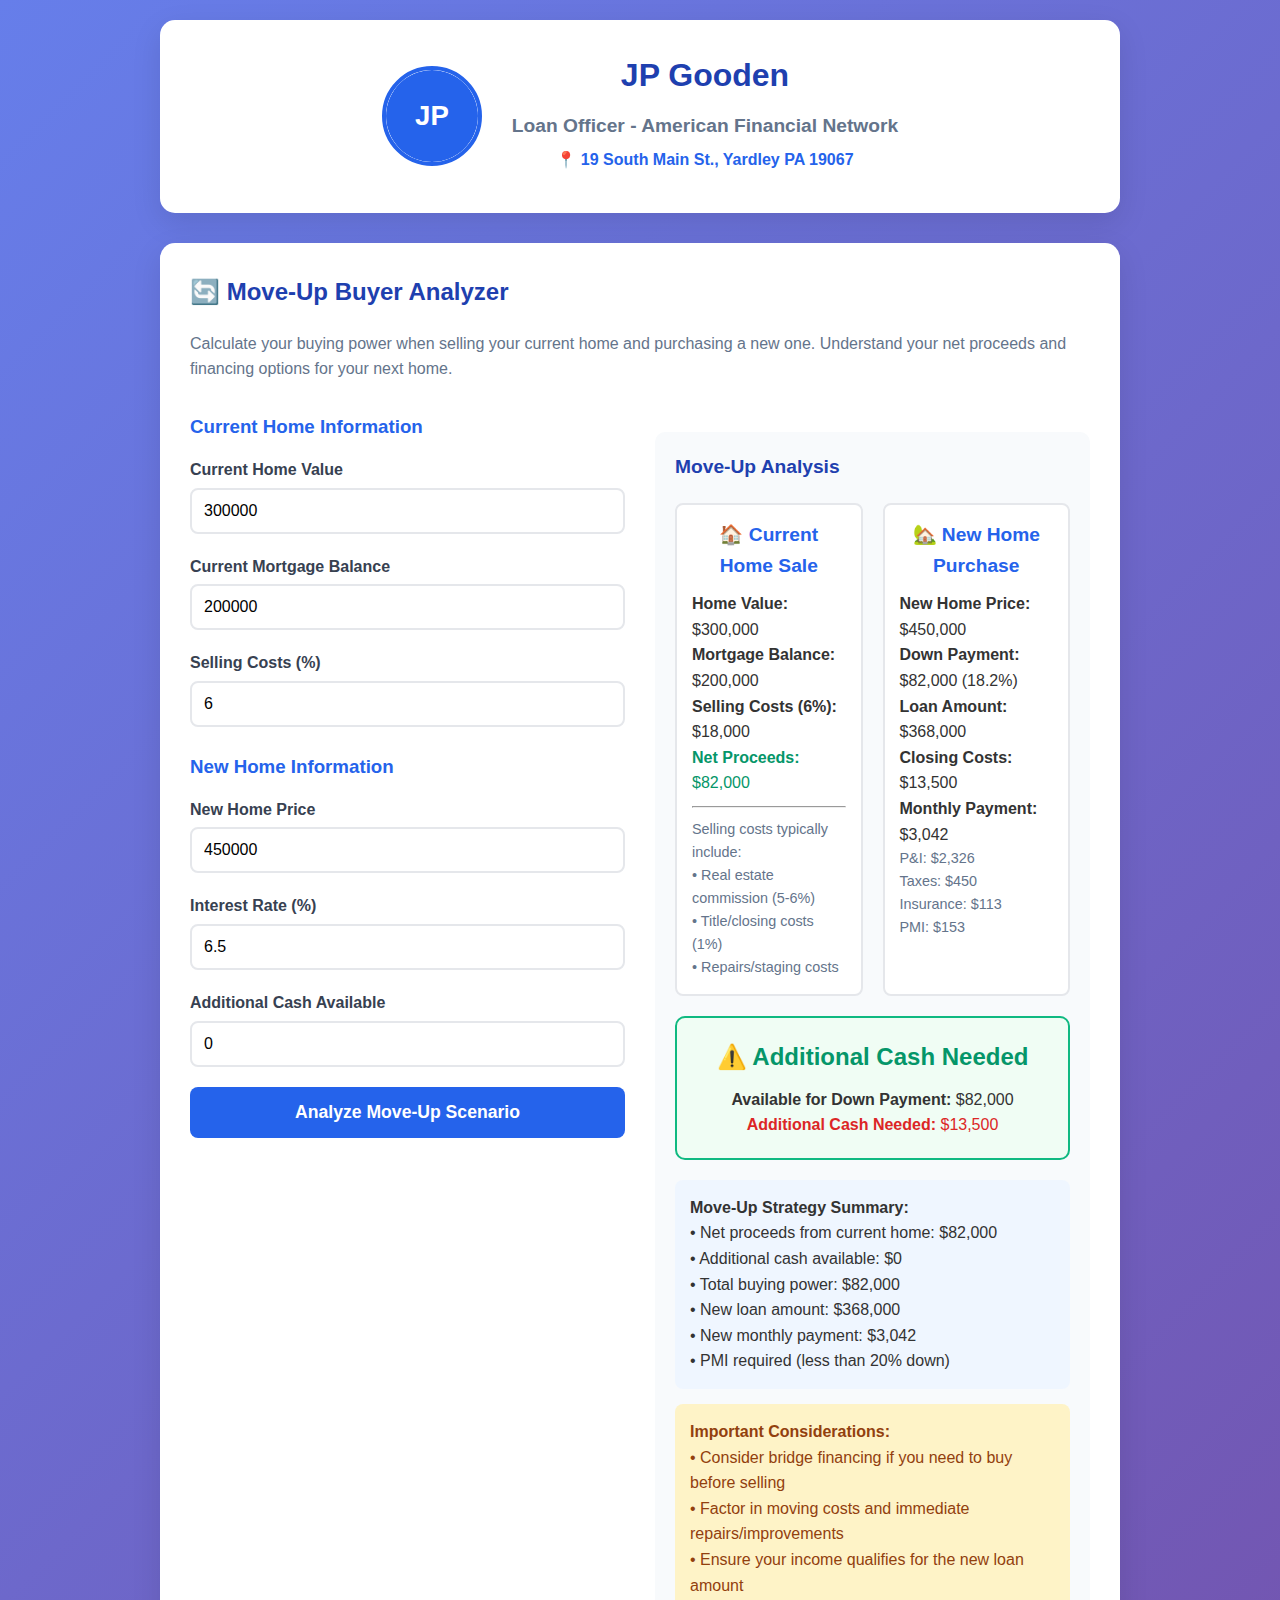
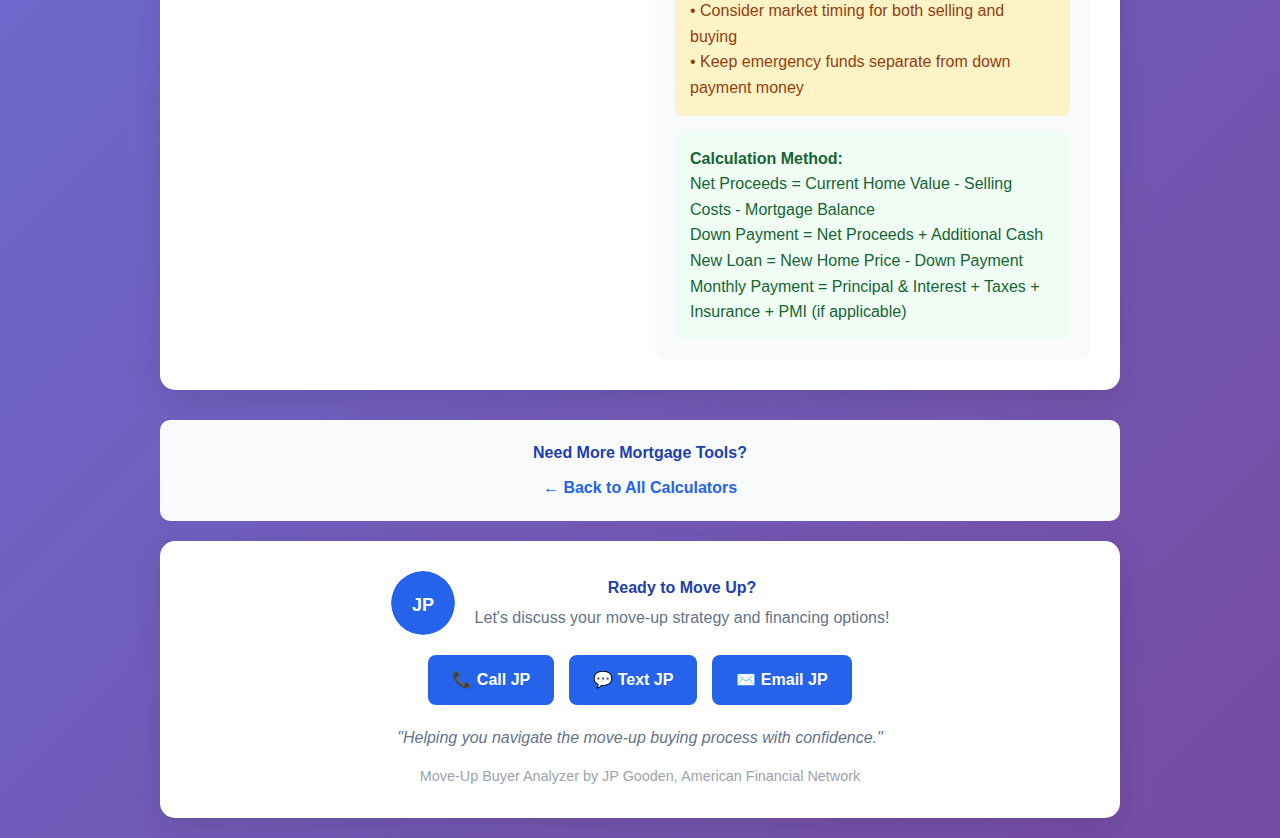
<file: move-up-buyer-analyzer.html>
<!DOCTYPE html>
<html lang="en">
<head>
    <meta charset="UTF-8">
    <meta name="viewport" content="width=device-width, initial-scale=1.0">
    <title>Move-Up Buyer Analyzer - JP Gooden | American Financial Network</title>
    <style>
        * {
            margin: 0;
            padding: 0;
            box-sizing: border-box;
        }

        body {
            font-family: -apple-system, BlinkMacSystemFont, 'Segoe UI', Roboto, sans-serif;
            line-height: 1.6;
            color: #333;
            background: linear-gradient(135deg, #667eea 0%, #764ba2 100%);
            min-height: 100vh;
        }

        .container {
            max-width: 1000px;
            margin: 0 auto;
            padding: 20px;
        }

        .header {
            background: white;
            border-radius: 15px;
            padding: 30px;
            margin-bottom: 30px;
            box-shadow: 0 10px 30px rgba(0,0,0,0.1);
            text-align: center;
        }

        .header-content {
            display: flex;
            align-items: center;
            justify-content: center;
            gap: 30px;
            flex-wrap: wrap;
        }

        .headshot {
            width: 100px;
            height: 100px;
            border-radius: 50%;
            object-fit: cover;
            border: 4px solid #2563eb;
        }

        .header-text h1 {
            color: #1e40af;
            font-size: 2rem;
            margin-bottom: 10px;
        }

        .header-text h2 {
            color: #64748b;
            font-size: 1.2rem;
            margin-bottom: 5px;
        }

        .header-text h3 {
            color: #2563eb;
            font-size: 1rem;
            margin-bottom: 10px;
        }

        .calculator-interface {
            background: white;
            border-radius: 15px;
            padding: 30px;
            margin-bottom: 30px;
            box-shadow: 0 10px 30px rgba(0,0,0,0.1);
        }

        .input-group {
            margin-bottom: 20px;
        }

        .input-group label {
            display: block;
            margin-bottom: 5px;
            font-weight: 600;
            color: #374151;
        }

        .input-group input {
            width: 100%;
            padding: 12px;
            border: 2px solid #e5e7eb;
            border-radius: 8px;
            font-size: 1rem;
            transition: border-color 0.3s ease;
        }

        .input-group input:focus {
            outline: none;
            border-color: #2563eb;
        }

        .calculate-button {
            background: #2563eb;
            color: white;
            border: none;
            padding: 15px 30px;
            border-radius: 8px;
            cursor: pointer;
            font-size: 1.1rem;
            font-weight: 600;
            width: 100%;
            margin-bottom: 20px;
        }

        .calculate-button:hover {
            background: #1d4ed8;
        }

        .results {
            background: #f8fafc;
            border-radius: 10px;
            padding: 20px;
            margin-top: 20px;
        }

        .results h4 {
            color: #1e40af;
            margin-bottom: 15px;
            font-size: 1.2rem;
        }

        .analysis-grid {
            display: grid;
            grid-template-columns: 1fr 1fr;
            gap: 20px;
            margin: 20px 0;
        }

        .analysis-card {
            background: white;
            border-radius: 8px;
            padding: 15px;
            border: 2px solid #e5e7eb;
        }

        .analysis-card h4 {
            color: #2563eb;
            margin-bottom: 10px;
            text-align: center;
        }

        .buying-power {
            background: #f0fdf4;
            border: 2px solid #10b981;
            border-radius: 10px;
            padding: 20px;
            margin: 20px 0;
            text-align: center;
        }

        .buying-power h3 {
            color: #059669;
            font-size: 1.5rem;
            margin-bottom: 10px;
        }

        .footer {
            background: white;
            border-radius: 15px;
            padding: 30px;
            box-shadow: 0 10px 30px rgba(0,0,0,0.1);
            text-align: center;
        }

        .contact-buttons {
            display: flex;
            gap: 15px;
            justify-content: center;
            margin-bottom: 20px;
            flex-wrap: wrap;
        }

        .contact-button {
            background: #2563eb;
            color: white;
            text-decoration: none;
            padding: 12px 24px;
            border-radius: 8px;
            font-weight: 600;
            transition: background-color 0.3s ease;
        }

        .contact-button:hover {
            background: #1d4ed8;
        }

        .more-tools {
            background: #f8fafc;
            border-radius: 10px;
            padding: 20px;
            margin-bottom: 20px;
            text-align: center;
        }

        .more-tools a {
            color: #2563eb;
            text-decoration: none;
            font-weight: 600;
        }

        .more-tools a:hover {
            text-decoration: underline;
        }

        @media (max-width: 768px) {
            .header-content {
                flex-direction: column;
                text-align: center;
            }

            .analysis-grid {
                grid-template-columns: 1fr;
            }

            .contact-buttons {
                flex-direction: column;
                align-items: center;
            }
        }
    </style>
</head>
<body>
    <div class="container">
        <!-- Header -->
        <div class="header">
            <div class="header-content">
                <img src="[data-uri]" alt="JP Gooden" class="headshot">
                <div class="header-text">
                    <h1>JP Gooden</h1>
                    <h2>Loan Officer - American Financial Network</h2>
                    <h3>📍 19 South Main St., Yardley PA 19067</h3>
                </div>
            </div>
        </div>

        <!-- Move-Up Buyer Analyzer -->
        <div class="calculator-interface">
            <h2 style="color: #1e40af; margin-bottom: 20px;">🔄 Move-Up Buyer Analyzer</h2>
            <p style="color: #64748b; margin-bottom: 30px;">Calculate your buying power when selling your current home and purchasing a new one. Understand your net proceeds and financing options for your next home.</p>
            
            <div style="display: grid; grid-template-columns: 1fr 1fr; gap: 30px;">
                <div>
                    <h3 style="color: #2563eb; margin-bottom: 15px;">Current Home Information</h3>
                    <div class="input-group">
                        <label>Current Home Value</label>
                        <input type="number" id="current-value" value="300000" oninput="calculateMoveUp()">
                    </div>
                    <div class="input-group">
                        <label>Current Mortgage Balance</label>
                        <input type="number" id="current-balance" value="200000" oninput="calculateMoveUp()">
                    </div>
                    <div class="input-group">
                        <label>Selling Costs (%)</label>
                        <input type="number" id="selling-costs" value="6" step="0.5" oninput="calculateMoveUp()">
                    </div>
                    
                    <h3 style="color: #2563eb; margin-bottom: 15px; margin-top: 25px;">New Home Information</h3>
                    <div class="input-group">
                        <label>New Home Price</label>
                        <input type="number" id="new-price" value="450000" oninput="calculateMoveUp()">
                    </div>
                    <div class="input-group">
                        <label>Interest Rate (%)</label>
                        <input type="number" id="interest-rate" value="6.5" step="0.125" oninput="calculateMoveUp()">
                    </div>
                    <div class="input-group">
                        <label>Additional Cash Available</label>
                        <input type="number" id="additional-cash" value="0" oninput="calculateMoveUp()">
                    </div>
                    <button class="calculate-button" onclick="calculateMoveUp()">Analyze Move-Up Scenario</button>
                </div>
                <div id="moveup-results" class="results">
                    <h4>Move-Up Analysis</h4>
                    <div id="moveup-breakdown"></div>
                </div>
            </div>
        </div>

        <!-- More Tools -->
        <div class="more-tools">
            <h4 style="color: #1e40af; margin-bottom: 10px;">Need More Mortgage Tools?</h4>
            <p><a href="jp-gooden-mortgage-calculators.html">← Back to All Calculators</a></p>
        </div>

        <!-- Footer -->
        <div class="footer">
            <div style="display: flex; align-items: center; justify-content: center; gap: 20px; margin-bottom: 20px; flex-wrap: wrap;">
                <img src="[data-uri]" alt="JP Gooden" style="width: 64px; height: 64px; border-radius: 50%;">
                <div>
                    <h4 style="color: #1e40af; margin-bottom: 5px;">Ready to Move Up?</h4>
                    <p style="color: #64748b; margin: 0;">Let's discuss your move-up strategy and financing options!</p>
                </div>
            </div>
            
            <div class="contact-buttons">
                <a href="tel:+1234567890" class="contact-button">📞 Call JP</a>
                <a href="sms:+1234567890" class="contact-button">💬 Text JP</a>
                <a href="mailto:jp.gooden@afn.com" class="contact-button">✉️ Email JP</a>
            </div>
            
            <div style="color: #64748b; font-style: italic; margin-bottom: 15px;">
                "Helping you navigate the move-up buying process with confidence."
            </div>
            
            <div style="color: #9ca3af; font-size: 0.9rem;">
                Move-Up Buyer Analyzer by JP Gooden, American Financial Network
            </div>
        </div>
    </div>

    <script>
        function formatCurrency(amount) {
            return new Intl.NumberFormat('en-US', {
                style: 'currency',
                currency: 'USD',
                minimumFractionDigits: 0,
                maximumFractionDigits: 0
            }).format(amount);
        }

        function calculateMonthlyPayment(principal, rate, years) {
            const monthlyRate = rate / 100 / 12;
            const numPayments = years * 12;
            
            if (monthlyRate === 0) {
                return principal / numPayments;
            }
            
            return principal * (monthlyRate * Math.pow(1 + monthlyRate, numPayments)) / 
                   (Math.pow(1 + monthlyRate, numPayments) - 1);
        }

        function calculateMoveUp() {
            const currentValue = parseFloat(document.getElementById('current-value').value) || 0;
            const currentBalance = parseFloat(document.getElementById('current-balance').value) || 0;
            const sellingCostsPercent = parseFloat(document.getElementById('selling-costs').value) || 0;
            const newPrice = parseFloat(document.getElementById('new-price').value) || 0;
            const interestRate = parseFloat(document.getElementById('interest-rate').value) || 0;
            const additionalCash = parseFloat(document.getElementById('additional-cash').value) || 0;

            // Calculate proceeds from current home sale
            const sellingCosts = currentValue * (sellingCostsPercent / 100);
            const grossProceeds = currentValue - sellingCosts;
            const netProceeds = grossProceeds - currentBalance;
            
            // Calculate new home financing
            const totalDownPayment = netProceeds + additionalCash;
            const newLoanAmount = newPrice - totalDownPayment;
            const downPaymentPercent = (totalDownPayment / newPrice) * 100;
            
            // Calculate new monthly payment
            const newMonthlyPI = calculateMonthlyPayment(newLoanAmount, interestRate, 30);
            const newMonthlyTaxes = newPrice * 0.012 / 12; // 1.2% annual property tax
            const newMonthlyInsurance = newPrice * 0.003 / 12; // 0.3% annual insurance
            const newMonthlyPMI = (downPaymentPercent < 20) ? newLoanAmount * 0.005 / 12 : 0; // PMI if <20% down
            const totalNewPayment = newMonthlyPI + newMonthlyTaxes + newMonthlyInsurance + newMonthlyPMI;
            
            // Calculate closing costs for new home
            const newClosingCosts = newPrice * 0.03; // 3% closing costs
            
            // Calculate cash needed at closing
            const cashNeeded = totalDownPayment + newClosingCosts;
            const cashShortfall = Math.max(0, cashNeeded - (netProceeds + additionalCash));
            
            // Determine if move is feasible
            const moveIsFeasible = cashShortfall === 0 && newLoanAmount > 0;

            let breakdown = `
                <div class="analysis-grid">
                    <div class="analysis-card">
                        <h4>🏠 Current Home Sale</h4>
                        <p><strong>Home Value:</strong> ${formatCurrency(currentValue)}</p>
                        <p><strong>Mortgage Balance:</strong> ${formatCurrency(currentBalance)}</p>
                        <p><strong>Selling Costs (${sellingCostsPercent}%):</strong> ${formatCurrency(sellingCosts)}</p>
                        <p style="color: #059669;"><strong>Net Proceeds:</strong> ${formatCurrency(netProceeds)}</p>
                        <hr style="margin: 10px 0;">
                        <p style="font-size: 0.9em; color: #64748b;">
                            Selling costs typically include:<br>
                            • Real estate commission (5-6%)<br>
                            • Title/closing costs (1%)<br>
                            • Repairs/staging costs
                        </p>
                    </div>
                    
                    <div class="analysis-card">
                        <h4>🏡 New Home Purchase</h4>
                        <p><strong>New Home Price:</strong> ${formatCurrency(newPrice)}</p>
                        <p><strong>Down Payment:</strong> ${formatCurrency(totalDownPayment)} (${downPaymentPercent.toFixed(1)}%)</p>
                        <p><strong>Loan Amount:</strong> ${formatCurrency(newLoanAmount)}</p>
                        <p><strong>Closing Costs:</strong> ${formatCurrency(newClosingCosts)}</p>
                        <p><strong>Monthly Payment:</strong> ${formatCurrency(totalNewPayment)}</p>
                        <p style="font-size: 0.9em; color: #64748b;">
                            P&I: ${formatCurrency(newMonthlyPI)}<br>
                            Taxes: ${formatCurrency(newMonthlyTaxes)}<br>
                            Insurance: ${formatCurrency(newMonthlyInsurance)}
                            ${newMonthlyPMI > 0 ? `<br>PMI: ${formatCurrency(newMonthlyPMI)}` : ''}
                        </p>
                    </div>
                </div>

                <div class="buying-power">
                    <h3>${moveIsFeasible ? '✅ Move-Up is Feasible!' : '⚠️ Additional Cash Needed'}</h3>
                    <p><strong>Available for Down Payment:</strong> ${formatCurrency(totalDownPayment)}</p>
                    ${cashShortfall > 0 ? 
                        `<p style="color: #dc2626;"><strong>Additional Cash Needed:</strong> ${formatCurrency(cashShortfall)}</p>` :
                        `<p style="color: #059669;"><strong>Excess Cash After Purchase:</strong> ${formatCurrency(Math.abs(cashShortfall))}</p>`
                    }
                </div>

                <div style="margin-top: 20px; padding: 15px; background: #eff6ff; border-radius: 8px;">
                    <strong>Move-Up Strategy Summary:</strong><br>
                    • Net proceeds from current home: ${formatCurrency(netProceeds)}<br>
                    • Additional cash available: ${formatCurrency(additionalCash)}<br>
                    • Total buying power: ${formatCurrency(totalDownPayment)}<br>
                    • New loan amount: ${formatCurrency(newLoanAmount)}<br>
                    • New monthly payment: ${formatCurrency(totalNewPayment)}<br>
                    ${downPaymentPercent < 20 ? '• PMI required (less than 20% down)' : '• No PMI required (20%+ down)'}
                </div>

                <div style="margin-top: 15px; padding: 15px; background: #fef3c7; border-radius: 8px; color: #92400e;">
                    <strong>Important Considerations:</strong><br>
                    • Consider bridge financing if you need to buy before selling<br>
                    • Factor in moving costs and immediate repairs/improvements<br>
                    • Ensure your income qualifies for the new loan amount<br>
                    • Consider market timing for both selling and buying<br>
                    • Keep emergency funds separate from down payment money
                </div>

                <div style="margin-top: 15px; padding: 15px; background: #f0fdf4; border-radius: 8px; color: #166534;">
                    <strong>Calculation Method:</strong><br>
                    Net Proceeds = Current Home Value - Selling Costs - Mortgage Balance<br>
                    Down Payment = Net Proceeds + Additional Cash<br>
                    New Loan = New Home Price - Down Payment<br>
                    Monthly Payment = Principal & Interest + Taxes + Insurance + PMI (if applicable)
                </div>
            `;

            document.getElementById('moveup-breakdown').innerHTML = breakdown;
        }

        // Initialize calculation
        calculateMoveUp();
    </script>
</body>
</html>
</file>
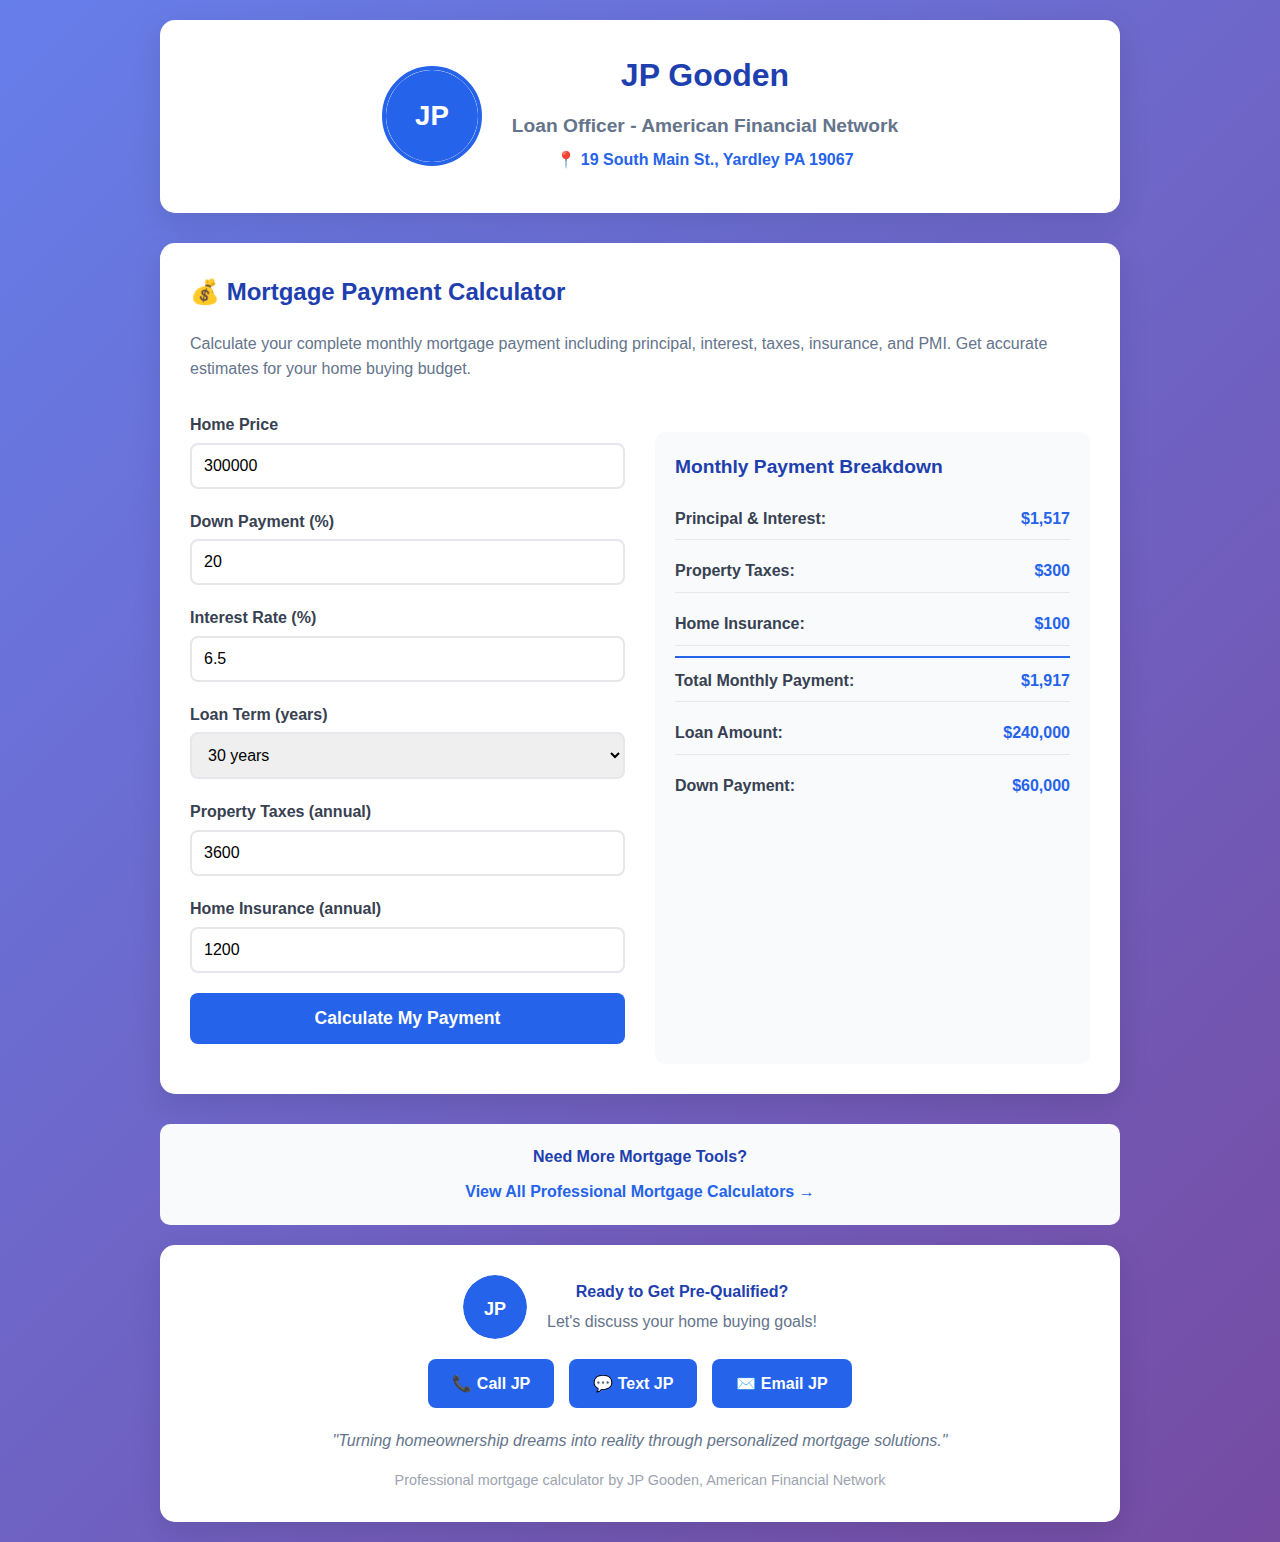
<file: payment-calculator.html>
<!DOCTYPE html>
<html lang="en">
<head>
    <meta charset="UTF-8">
    <meta name="viewport" content="width=device-width, initial-scale=1.0">
    <title>Mortgage Payment Calculator - JP Gooden | American Financial Network</title>
    <style>
        * {
            margin: 0;
            padding: 0;
            box-sizing: border-box;
        }

        body {
            font-family: -apple-system, BlinkMacSystemFont, 'Segoe UI', Roboto, sans-serif;
            line-height: 1.6;
            color: #333;
            background: linear-gradient(135deg, #667eea 0%, #764ba2 100%);
            min-height: 100vh;
        }

        .container {
            max-width: 1000px;
            margin: 0 auto;
            padding: 20px;
        }

        .header {
            background: white;
            border-radius: 15px;
            padding: 30px;
            margin-bottom: 30px;
            box-shadow: 0 10px 30px rgba(0,0,0,0.1);
            text-align: center;
        }

        .header-content {
            display: flex;
            align-items: center;
            justify-content: center;
            gap: 30px;
            flex-wrap: wrap;
        }

        .headshot {
            width: 100px;
            height: 100px;
            border-radius: 50%;
            object-fit: cover;
            border: 4px solid #2563eb;
        }

        .header-text h1 {
            color: #1e40af;
            font-size: 2rem;
            margin-bottom: 10px;
        }

        .header-text h2 {
            color: #64748b;
            font-size: 1.2rem;
            margin-bottom: 5px;
        }

        .header-text h3 {
            color: #2563eb;
            font-size: 1rem;
            margin-bottom: 10px;
        }

        .calculator-interface {
            background: white;
            border-radius: 15px;
            padding: 30px;
            margin-bottom: 30px;
            box-shadow: 0 10px 30px rgba(0,0,0,0.1);
        }

        .input-group {
            margin-bottom: 20px;
        }

        .input-group label {
            display: block;
            margin-bottom: 5px;
            font-weight: 600;
            color: #374151;
        }

        .input-group input, .input-group select {
            width: 100%;
            padding: 12px;
            border: 2px solid #e5e7eb;
            border-radius: 8px;
            font-size: 1rem;
            transition: border-color 0.3s ease;
        }

        .input-group input:focus, .input-group select:focus {
            outline: none;
            border-color: #2563eb;
        }

        .calculate-button {
            background: #2563eb;
            color: white;
            border: none;
            padding: 15px 30px;
            border-radius: 8px;
            cursor: pointer;
            font-size: 1.1rem;
            font-weight: 600;
            width: 100%;
            margin-bottom: 20px;
        }

        .calculate-button:hover {
            background: #1d4ed8;
        }

        .results {
            background: #f8fafc;
            border-radius: 10px;
            padding: 20px;
            margin-top: 20px;
        }

        .results h4 {
            color: #1e40af;
            margin-bottom: 15px;
            font-size: 1.2rem;
        }

        .result-item {
            display: flex;
            justify-content: space-between;
            margin-bottom: 10px;
            padding: 8px 0;
            border-bottom: 1px solid #e5e7eb;
        }

        .result-item:last-child {
            border-bottom: none;
        }

        .result-label {
            font-weight: 600;
            color: #374151;
        }

        .result-value {
            font-weight: 700;
            color: #2563eb;
        }

        .footer {
            background: white;
            border-radius: 15px;
            padding: 30px;
            box-shadow: 0 10px 30px rgba(0,0,0,0.1);
            text-align: center;
        }

        .contact-buttons {
            display: flex;
            gap: 15px;
            justify-content: center;
            margin-bottom: 20px;
            flex-wrap: wrap;
        }

        .contact-button {
            background: #2563eb;
            color: white;
            text-decoration: none;
            padding: 12px 24px;
            border-radius: 8px;
            font-weight: 600;
            transition: background-color 0.3s ease;
        }

        .contact-button:hover {
            background: #1d4ed8;
        }

        .more-tools {
            background: #f8fafc;
            border-radius: 10px;
            padding: 20px;
            margin-bottom: 20px;
            text-align: center;
        }

        .more-tools a {
            color: #2563eb;
            text-decoration: none;
            font-weight: 600;
        }

        .more-tools a:hover {
            text-decoration: underline;
        }

        @media (max-width: 768px) {
            .header-content {
                flex-direction: column;
                text-align: center;
            }

            .calculator-grid {
                grid-template-columns: 1fr;
                gap: 20px;
            }

            .contact-buttons {
                flex-direction: column;
                align-items: center;
            }
        }
    </style>
</head>
<body>
    <div class="container">
        <!-- Header -->
        <div class="header">
            <div class="header-content">
                <img src="[data-uri]" alt="JP Gooden" class="headshot">
                <div class="header-text">
                    <h1>JP Gooden</h1>
                    <h2>Loan Officer - American Financial Network</h2>
                    <h3>📍 19 South Main St., Yardley PA 19067</h3>
                </div>
            </div>
        </div>

        <!-- Payment Calculator -->
        <div class="calculator-interface">
            <h2 style="color: #1e40af; margin-bottom: 20px;">💰 Mortgage Payment Calculator</h2>
            <p style="color: #64748b; margin-bottom: 30px;">Calculate your complete monthly mortgage payment including principal, interest, taxes, insurance, and PMI. Get accurate estimates for your home buying budget.</p>
            
            <div style="display: grid; grid-template-columns: 1fr 1fr; gap: 30px;">
                <div>
                    <div class="input-group">
                        <label>Home Price</label>
                        <input type="number" id="payment-home-price" value="300000" oninput="calculatePayment()">
                    </div>
                    <div class="input-group">
                        <label>Down Payment (%)</label>
                        <input type="number" id="payment-down-percent" value="20" min="0" max="100" oninput="calculatePayment()">
                    </div>
                    <div class="input-group">
                        <label>Interest Rate (%)</label>
                        <input type="number" id="payment-rate" value="6.5" step="0.125" oninput="calculatePayment()">
                    </div>
                    <div class="input-group">
                        <label>Loan Term (years)</label>
                        <select id="payment-term" onchange="calculatePayment()">
                            <option value="30">30 years</option>
                            <option value="15">15 years</option>
                        </select>
                    </div>
                    <div class="input-group">
                        <label>Property Taxes (annual)</label>
                        <input type="number" id="payment-taxes" value="3600" oninput="calculatePayment()">
                    </div>
                    <div class="input-group">
                        <label>Home Insurance (annual)</label>
                        <input type="number" id="payment-insurance" value="1200" oninput="calculatePayment()">
                    </div>
                    <button class="calculate-button" onclick="calculatePayment()">Calculate My Payment</button>
                </div>
                <div id="payment-results" class="results">
                    <h4>Monthly Payment Breakdown</h4>
                    <div id="payment-breakdown"></div>
                </div>
            </div>
        </div>

        <!-- More Tools -->
        <div class="more-tools">
            <h4 style="color: #1e40af; margin-bottom: 10px;">Need More Mortgage Tools?</h4>
            <p><a href="jp-gooden-mortgage-calculators.html">View All Professional Mortgage Calculators →</a></p>
        </div>

        <!-- Footer -->
        <div class="footer">
            <div style="display: flex; align-items: center; justify-content: center; gap: 20px; margin-bottom: 20px; flex-wrap: wrap;">
                <img src="[data-uri]" alt="JP Gooden" style="width: 64px; height: 64px; border-radius: 50%;">
                <div>
                    <h4 style="color: #1e40af; margin-bottom: 5px;">Ready to Get Pre-Qualified?</h4>
                    <p style="color: #64748b; margin: 0;">Let's discuss your home buying goals!</p>
                </div>
            </div>
            
            <div class="contact-buttons">
                <a href="tel:+1234567890" class="contact-button">📞 Call JP</a>
                <a href="sms:+1234567890" class="contact-button">💬 Text JP</a>
                <a href="mailto:jp.gooden@afn.com" class="contact-button">✉️ Email JP</a>
            </div>
            
            <div style="color: #64748b; font-style: italic; margin-bottom: 15px;">
                "Turning homeownership dreams into reality through personalized mortgage solutions."
            </div>
            
            <div style="color: #9ca3af; font-size: 0.9rem;">
                Professional mortgage calculator by JP Gooden, American Financial Network
            </div>
        </div>
    </div>

    <script>
        function formatCurrency(amount) {
            return new Intl.NumberFormat('en-US', {
                style: 'currency',
                currency: 'USD',
                minimumFractionDigits: 0,
                maximumFractionDigits: 0
            }).format(amount);
        }

        function calculatePayment() {
            const homePrice = parseFloat(document.getElementById('payment-home-price').value) || 0;
            const downPercent = parseFloat(document.getElementById('payment-down-percent').value) || 0;
            const rate = parseFloat(document.getElementById('payment-rate').value) || 0;
            const term = parseFloat(document.getElementById('payment-term').value) || 30;
            const taxes = parseFloat(document.getElementById('payment-taxes').value) || 0;
            const insurance = parseFloat(document.getElementById('payment-insurance').value) || 0;

            const downPayment = homePrice * (downPercent / 100);
            const loanAmount = homePrice - downPayment;
            const monthlyRate = rate / 100 / 12;
            const numPayments = term * 12;
            
            const monthlyPI = loanAmount * (monthlyRate * Math.pow(1 + monthlyRate, numPayments)) / (Math.pow(1 + monthlyRate, numPayments) - 1);
            const monthlyTaxes = taxes / 12;
            const monthlyInsurance = insurance / 12;
            const monthlyPMI = downPercent < 20 ? loanAmount * 0.005 / 12 : 0;
            const totalPayment = monthlyPI + monthlyTaxes + monthlyInsurance + monthlyPMI;

            const breakdown = `
                <div class="result-item">
                    <span class="result-label">Principal & Interest:</span>
                    <span class="result-value">${formatCurrency(monthlyPI)}</span>
                </div>
                <div class="result-item">
                    <span class="result-label">Property Taxes:</span>
                    <span class="result-value">${formatCurrency(monthlyTaxes)}</span>
                </div>
                <div class="result-item">
                    <span class="result-label">Home Insurance:</span>
                    <span class="result-value">${formatCurrency(monthlyInsurance)}</span>
                </div>
                ${monthlyPMI > 0 ? `
                <div class="result-item">
                    <span class="result-label">PMI:</span>
                    <span class="result-value">${formatCurrency(monthlyPMI)}</span>
                </div>` : ''}
                <div class="result-item" style="border-top: 2px solid #2563eb; padding-top: 10px; margin-top: 10px;">
                    <span class="result-label"><strong>Total Monthly Payment:</strong></span>
                    <span class="result-value"><strong>${formatCurrency(totalPayment)}</strong></span>
                </div>
                <div class="result-item">
                    <span class="result-label">Loan Amount:</span>
                    <span class="result-value">${formatCurrency(loanAmount)}</span>
                </div>
                <div class="result-item">
                    <span class="result-label">Down Payment:</span>
                    <span class="result-value">${formatCurrency(downPayment)}</span>
                </div>
            `;

            document.getElementById('payment-breakdown').innerHTML = breakdown;
        }

        // Initialize calculation
        calculatePayment();
    </script>
</body>
</html>
</file>
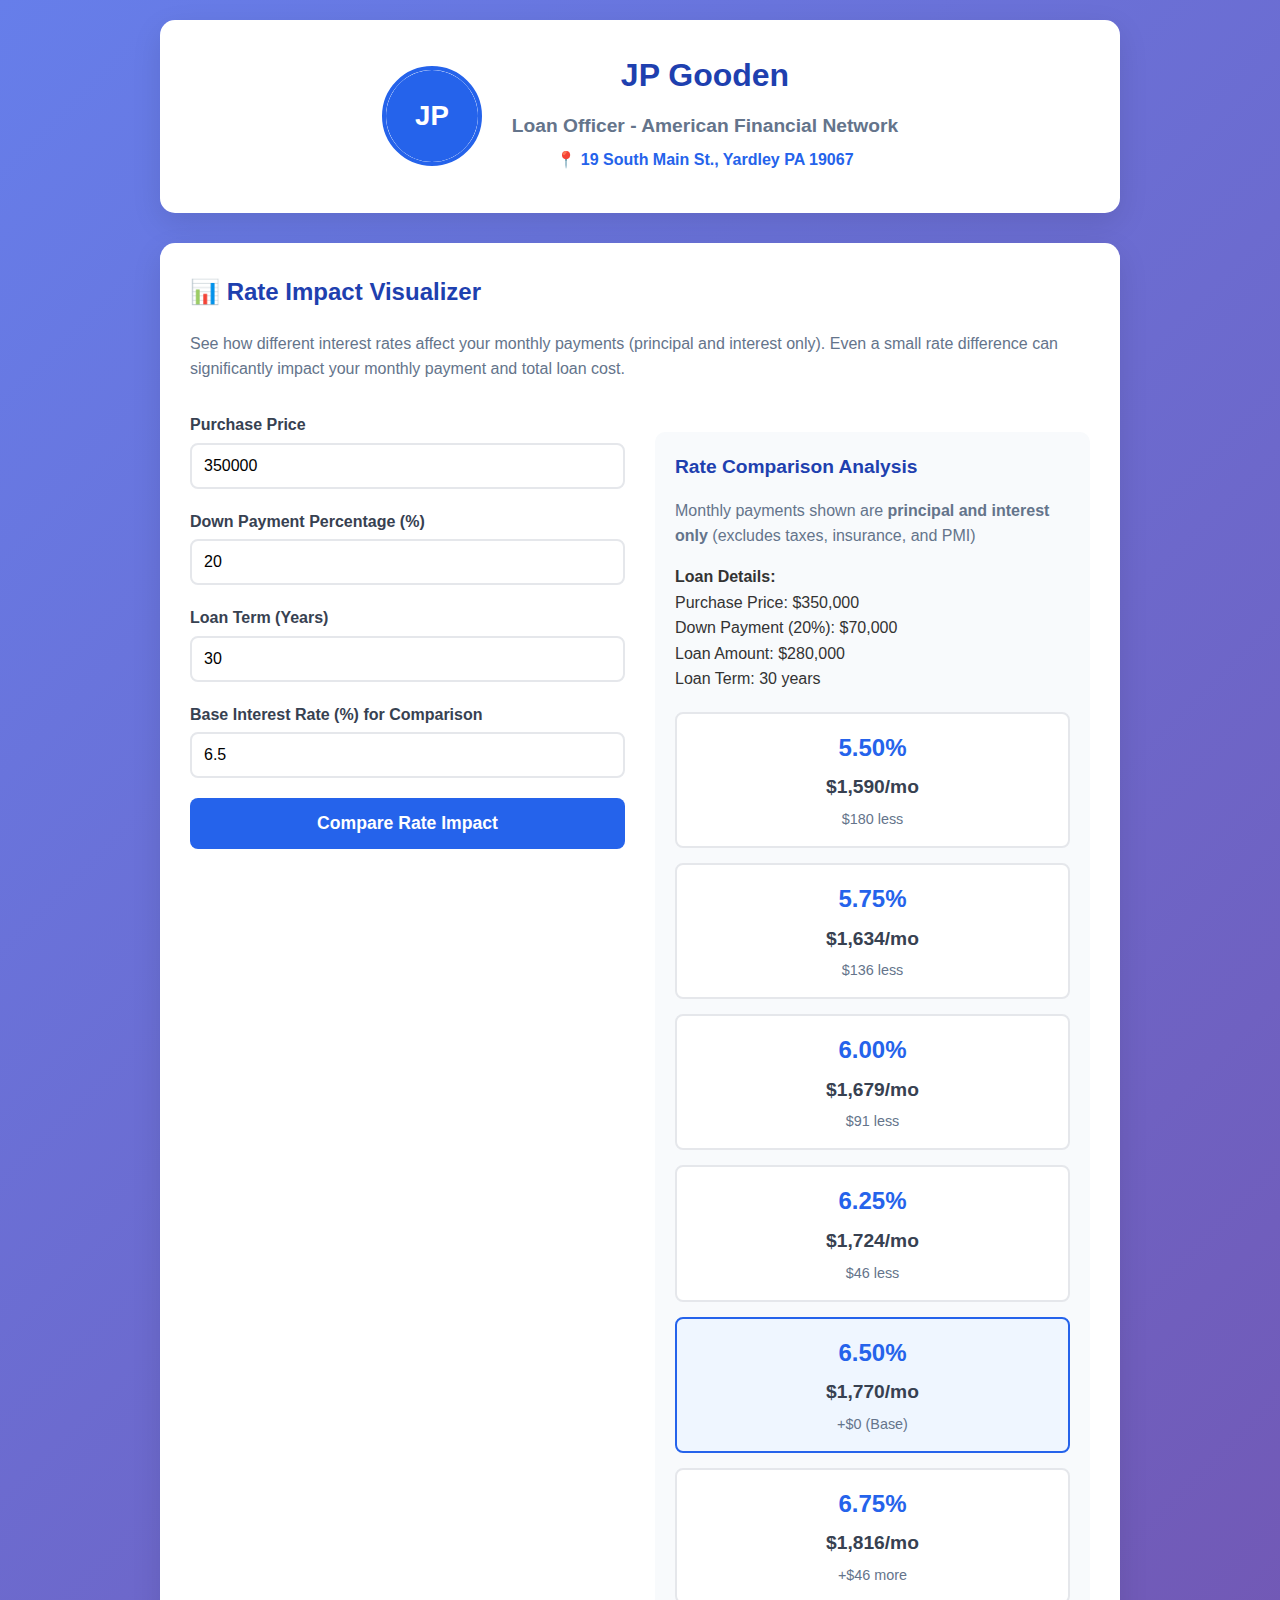
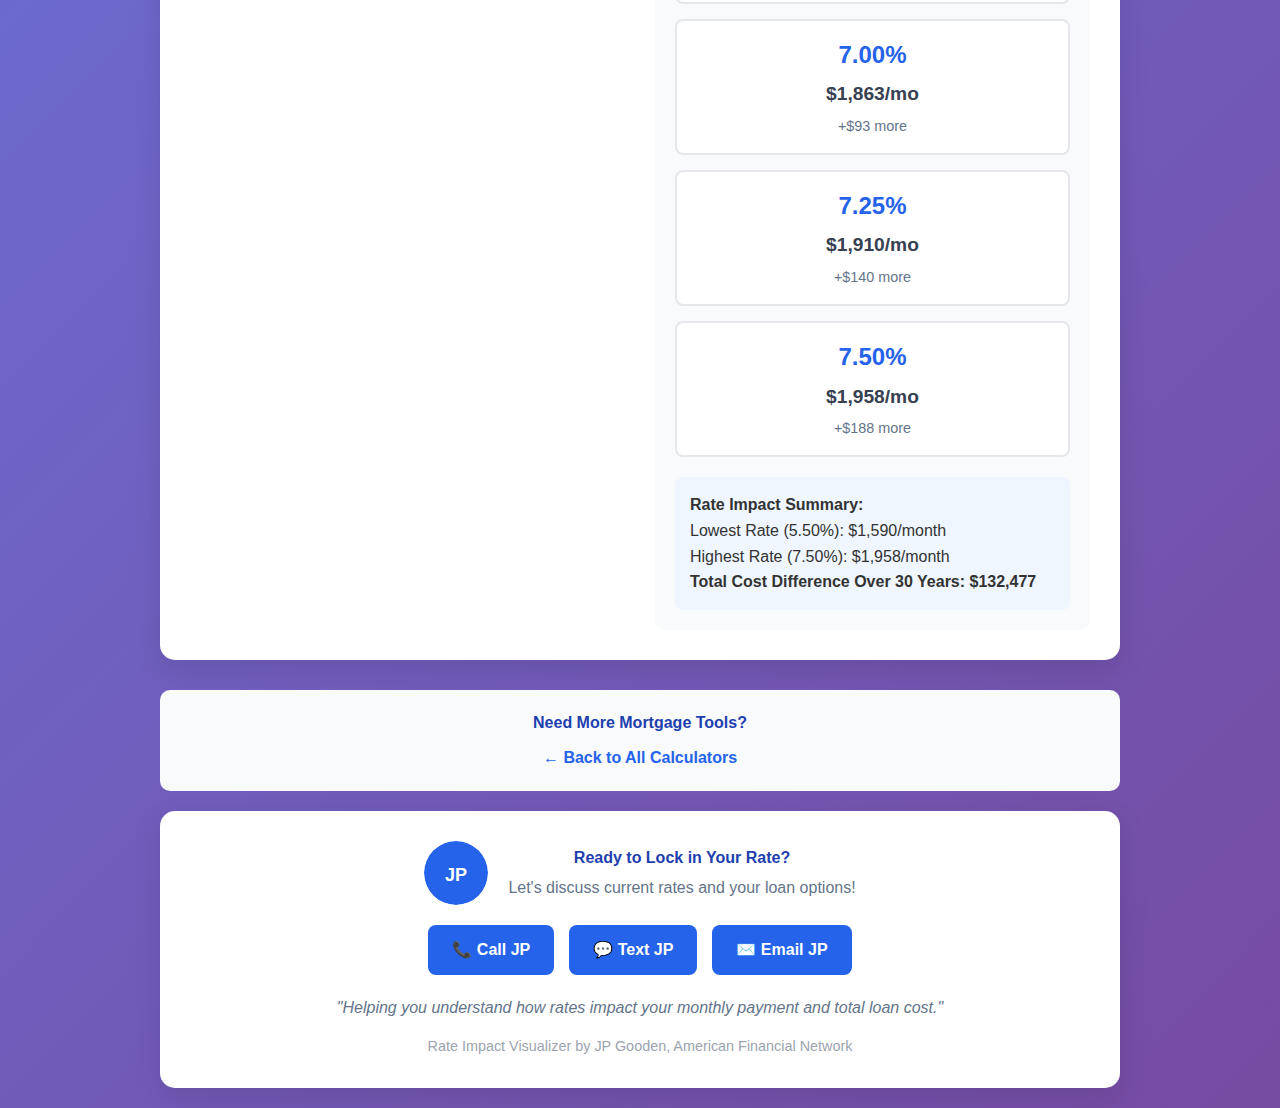
<file: rate-impact-visualizer.html>
<!DOCTYPE html>
<html lang="en">
<head>
    <meta charset="UTF-8">
    <meta name="viewport" content="width=device-width, initial-scale=1.0">
    <title>Rate Impact Visualizer - JP Gooden | American Financial Network</title>
    <style>
        * {
            margin: 0;
            padding: 0;
            box-sizing: border-box;
        }

        body {
            font-family: -apple-system, BlinkMacSystemFont, 'Segoe UI', Roboto, sans-serif;
            line-height: 1.6;
            color: #333;
            background: linear-gradient(135deg, #667eea 0%, #764ba2 100%);
            min-height: 100vh;
        }

        .container {
            max-width: 1000px;
            margin: 0 auto;
            padding: 20px;
        }

        .header {
            background: white;
            border-radius: 15px;
            padding: 30px;
            margin-bottom: 30px;
            box-shadow: 0 10px 30px rgba(0,0,0,0.1);
            text-align: center;
        }

        .header-content {
            display: flex;
            align-items: center;
            justify-content: center;
            gap: 30px;
            flex-wrap: wrap;
        }

        .headshot {
            width: 100px;
            height: 100px;
            border-radius: 50%;
            object-fit: cover;
            border: 4px solid #2563eb;
        }

        .header-text h1 {
            color: #1e40af;
            font-size: 2rem;
            margin-bottom: 10px;
        }

        .header-text h2 {
            color: #64748b;
            font-size: 1.2rem;
            margin-bottom: 5px;
        }

        .header-text h3 {
            color: #2563eb;
            font-size: 1rem;
            margin-bottom: 10px;
        }

        .calculator-interface {
            background: white;
            border-radius: 15px;
            padding: 30px;
            margin-bottom: 30px;
            box-shadow: 0 10px 30px rgba(0,0,0,0.1);
        }

        .input-group {
            margin-bottom: 20px;
        }

        .input-group label {
            display: block;
            margin-bottom: 5px;
            font-weight: 600;
            color: #374151;
        }

        .input-group input {
            width: 100%;
            padding: 12px;
            border: 2px solid #e5e7eb;
            border-radius: 8px;
            font-size: 1rem;
            transition: border-color 0.3s ease;
        }

        .input-group input:focus {
            outline: none;
            border-color: #2563eb;
        }

        .calculate-button {
            background: #2563eb;
            color: white;
            border: none;
            padding: 15px 30px;
            border-radius: 8px;
            cursor: pointer;
            font-size: 1.1rem;
            font-weight: 600;
            width: 100%;
            margin-bottom: 20px;
        }

        .calculate-button:hover {
            background: #1d4ed8;
        }

        .results {
            background: #f8fafc;
            border-radius: 10px;
            padding: 20px;
            margin-top: 20px;
        }

        .results h4 {
            color: #1e40af;
            margin-bottom: 15px;
            font-size: 1.2rem;
        }

        .rate-comparison {
            display: grid;
            grid-template-columns: repeat(auto-fit, minmax(200px, 1fr));
            gap: 15px;
            margin-top: 20px;
        }

        .rate-card {
            background: white;
            border-radius: 8px;
            padding: 15px;
            border: 2px solid #e5e7eb;
            text-align: center;
        }

        .rate-card.highlight {
            border-color: #2563eb;
            background: #eff6ff;
        }

        .rate-value {
            font-size: 1.5rem;
            font-weight: 700;
            color: #2563eb;
            margin-bottom: 5px;
        }

        .payment-value {
            font-size: 1.2rem;
            font-weight: 600;
            color: #374151;
            margin-bottom: 5px;
        }

        .difference {
            font-size: 0.9rem;
            color: #64748b;
        }

        .footer {
            background: white;
            border-radius: 15px;
            padding: 30px;
            box-shadow: 0 10px 30px rgba(0,0,0,0.1);
            text-align: center;
        }

        .contact-buttons {
            display: flex;
            gap: 15px;
            justify-content: center;
            margin-bottom: 20px;
            flex-wrap: wrap;
        }

        .contact-button {
            background: #2563eb;
            color: white;
            text-decoration: none;
            padding: 12px 24px;
            border-radius: 8px;
            font-weight: 600;
            transition: background-color 0.3s ease;
        }

        .contact-button:hover {
            background: #1d4ed8;
        }

        .more-tools {
            background: #f8fafc;
            border-radius: 10px;
            padding: 20px;
            margin-bottom: 20px;
            text-align: center;
        }

        .more-tools a {
            color: #2563eb;
            text-decoration: none;
            font-weight: 600;
        }

        .more-tools a:hover {
            text-decoration: underline;
        }

        @media (max-width: 768px) {
            .header-content {
                flex-direction: column;
                text-align: center;
            }

            .rate-comparison {
                grid-template-columns: 1fr 1fr;
                gap: 10px;
            }

            .contact-buttons {
                flex-direction: column;
                align-items: center;
            }
        }
    </style>
</head>
<body>
    <div class="container">
        <!-- Header -->
        <div class="header">
            <div class="header-content">
                <img src="[data-uri]" alt="JP Gooden" class="headshot">
                <div class="header-text">
                    <h1>JP Gooden</h1>
                    <h2>Loan Officer - American Financial Network</h2>
                    <h3>📍 19 South Main St., Yardley PA 19067</h3>
                </div>
            </div>
        </div>

        <!-- Rate Impact Visualizer -->
        <div class="calculator-interface">
            <h2 style="color: #1e40af; margin-bottom: 20px;">📊 Rate Impact Visualizer</h2>
            <p style="color: #64748b; margin-bottom: 30px;">See how different interest rates affect your monthly payments (principal and interest only). Even a small rate difference can significantly impact your monthly payment and total loan cost.</p>
            
            <div style="display: grid; grid-template-columns: 1fr 1fr; gap: 30px;">
                <div>
                    <div class="input-group">
                        <label>Purchase Price</label>
                        <input type="number" id="purchase-price" value="350000" oninput="calculateRateImpact()">
                    </div>
                    <div class="input-group">
                        <label>Down Payment Percentage (%)</label>
                        <input type="number" id="down-percent" value="20" step="1" min="0" max="50" oninput="calculateRateImpact()">
                    </div>
                    <div class="input-group">
                        <label>Loan Term (Years)</label>
                        <input type="number" id="loan-term" value="30" oninput="calculateRateImpact()">
                    </div>
                    <div class="input-group">
                        <label>Base Interest Rate (%) for Comparison</label>
                        <input type="number" id="base-rate" value="6.5" step="0.25" oninput="calculateRateImpact()">
                    </div>
                    <button class="calculate-button" onclick="calculateRateImpact()">Compare Rate Impact</button>
                </div>
                <div id="rate-results" class="results">
                    <h4>Rate Comparison Analysis</h4>
                    <p style="color: #64748b; margin-bottom: 15px;">Monthly payments shown are <strong>principal and interest only</strong> (excludes taxes, insurance, and PMI)</p>
                    <div id="rate-breakdown"></div>
                </div>
            </div>
        </div>

        <!-- More Tools -->
        <div class="more-tools">
            <h4 style="color: #1e40af; margin-bottom: 10px;">Need More Mortgage Tools?</h4>
            <p><a href="jp-gooden-mortgage-calculators.html">← Back to All Calculators</a></p>
        </div>

        <!-- Footer -->
        <div class="footer">
            <div style="display: flex; align-items: center; justify-content: center; gap: 20px; margin-bottom: 20px; flex-wrap: wrap;">
                <img src="[data-uri]" alt="JP Gooden" style="width: 64px; height: 64px; border-radius: 50%;">
                <div>
                    <h4 style="color: #1e40af; margin-bottom: 5px;">Ready to Lock in Your Rate?</h4>
                    <p style="color: #64748b; margin: 0;">Let's discuss current rates and your loan options!</p>
                </div>
            </div>
            
            <div class="contact-buttons">
                <a href="tel:+1234567890" class="contact-button">📞 Call JP</a>
                <a href="sms:+1234567890" class="contact-button">💬 Text JP</a>
                <a href="mailto:jp.gooden@afn.com" class="contact-button">✉️ Email JP</a>
            </div>
            
            <div style="color: #64748b; font-style: italic; margin-bottom: 15px;">
                "Helping you understand how rates impact your monthly payment and total loan cost."
            </div>
            
            <div style="color: #9ca3af; font-size: 0.9rem;">
                Rate Impact Visualizer by JP Gooden, American Financial Network
            </div>
        </div>
    </div>

    <script>
        function formatCurrency(amount) {
            return new Intl.NumberFormat('en-US', {
                style: 'currency',
                currency: 'USD',
                minimumFractionDigits: 0,
                maximumFractionDigits: 0
            }).format(amount);
        }

        function calculateMonthlyPayment(principal, rate, years) {
            const monthlyRate = rate / 100 / 12;
            const numPayments = years * 12;
            
            if (monthlyRate === 0) {
                return principal / numPayments;
            }
            
            return principal * (monthlyRate * Math.pow(1 + monthlyRate, numPayments)) / 
                   (Math.pow(1 + monthlyRate, numPayments) - 1);
        }

        function calculateRateImpact() {
            const purchasePrice = parseFloat(document.getElementById('purchase-price').value) || 0;
            const downPercent = parseFloat(document.getElementById('down-percent').value) || 0;
            const loanTerm = parseFloat(document.getElementById('loan-term').value) || 30;
            const baseRate = parseFloat(document.getElementById('base-rate').value) || 6.5;

            const downPayment = purchasePrice * (downPercent / 100);
            const loanAmount = purchasePrice - downPayment;

            // Generate rate comparisons around the base rate
            const rates = [];
            for (let i = -1; i <= 1; i += 0.25) {
                const rate = baseRate + i;
                if (rate > 0) {
                    rates.push(rate);
                }
            }

            // Add some additional rates for comparison
            const additionalRates = [5.75, 6.0, 6.25, 6.75, 7.0, 7.25];
            additionalRates.forEach(rate => {
                if (!rates.includes(rate) && Math.abs(rate - baseRate) <= 1.5) {
                    rates.push(rate);
                }
            });

            rates.sort((a, b) => a - b);

            const basePayment = calculateMonthlyPayment(loanAmount, baseRate, loanTerm);

            let breakdown = `
                <div style="margin-bottom: 20px;">
                    <strong>Loan Details:</strong><br>
                    Purchase Price: ${formatCurrency(purchasePrice)}<br>
                    Down Payment (${downPercent}%): ${formatCurrency(downPayment)}<br>
                    Loan Amount: ${formatCurrency(loanAmount)}<br>
                    Loan Term: ${loanTerm} years
                </div>
                <div class="rate-comparison">
            `;

            rates.forEach(rate => {
                const payment = calculateMonthlyPayment(loanAmount, rate, loanTerm);
                const difference = payment - basePayment;
                const isBase = Math.abs(rate - baseRate) < 0.01;
                
                breakdown += `
                    <div class="rate-card ${isBase ? 'highlight' : ''}">
                        <div class="rate-value">${rate.toFixed(2)}%</div>
                        <div class="payment-value">${formatCurrency(payment)}/mo</div>
                        <div class="difference">
                            ${difference >= 0 ? '+' : ''}${formatCurrency(Math.abs(difference))} 
                            ${isBase ? '(Base)' : difference > 0 ? 'more' : 'less'}
                        </div>
                    </div>
                `;
            });

            breakdown += '</div>';

            // Add total cost comparison
            const totalCostBase = basePayment * loanTerm * 12;
            const lowestRate = Math.min(...rates);
            const highestRate = Math.max(...rates);
            const lowestPayment = calculateMonthlyPayment(loanAmount, lowestRate, loanTerm);
            const highestPayment = calculateMonthlyPayment(loanAmount, highestRate, loanTerm);
            const totalCostDifference = (highestPayment - lowestPayment) * loanTerm * 12;

            breakdown += `
                <div style="margin-top: 20px; padding: 15px; background: #eff6ff; border-radius: 8px;">
                    <strong>Rate Impact Summary:</strong><br>
                    Lowest Rate (${lowestRate.toFixed(2)}%): ${formatCurrency(lowestPayment)}/month<br>
                    Highest Rate (${highestRate.toFixed(2)}%): ${formatCurrency(highestPayment)}/month<br>
                    <strong>Total Cost Difference Over ${loanTerm} Years: ${formatCurrency(totalCostDifference)}</strong>
                </div>
            `;

            document.getElementById('rate-breakdown').innerHTML = breakdown;
        }

        // Initialize calculation
        calculateRateImpact();
    </script>
</body>
</html>
</file>
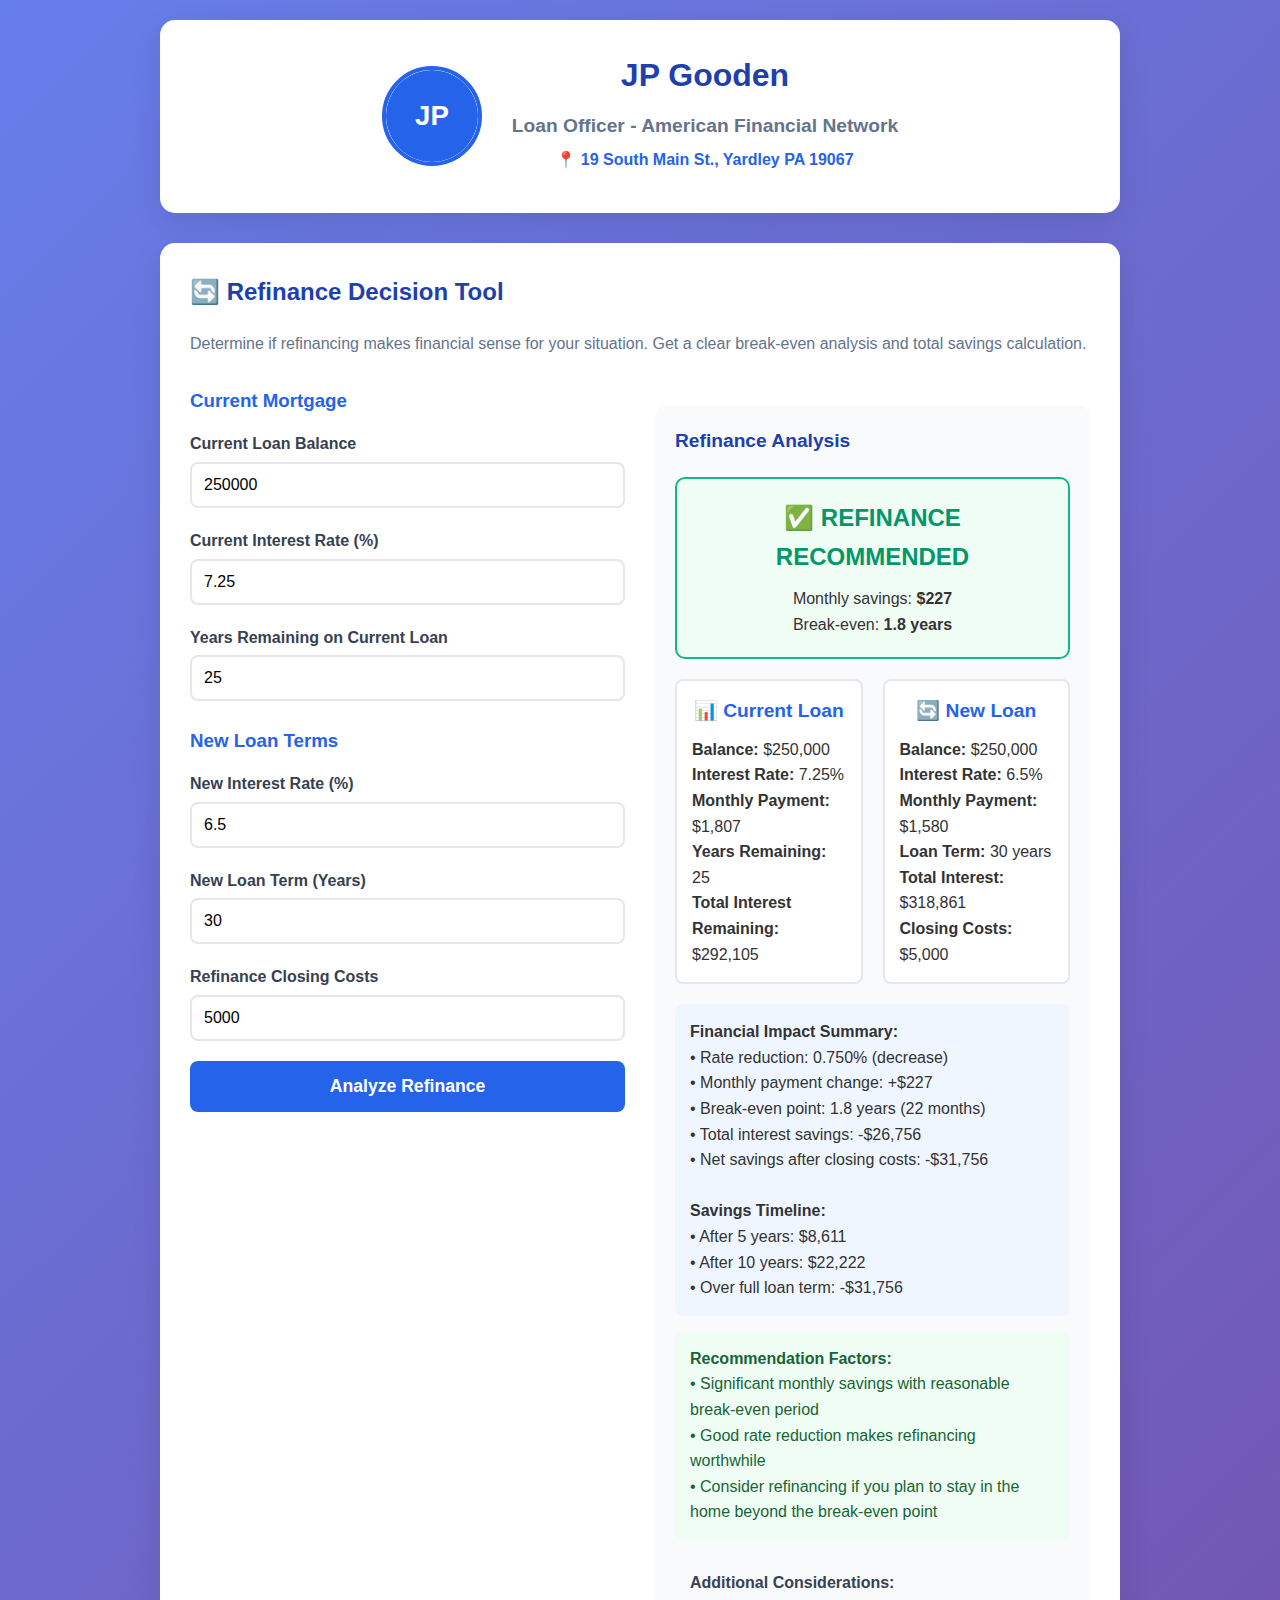
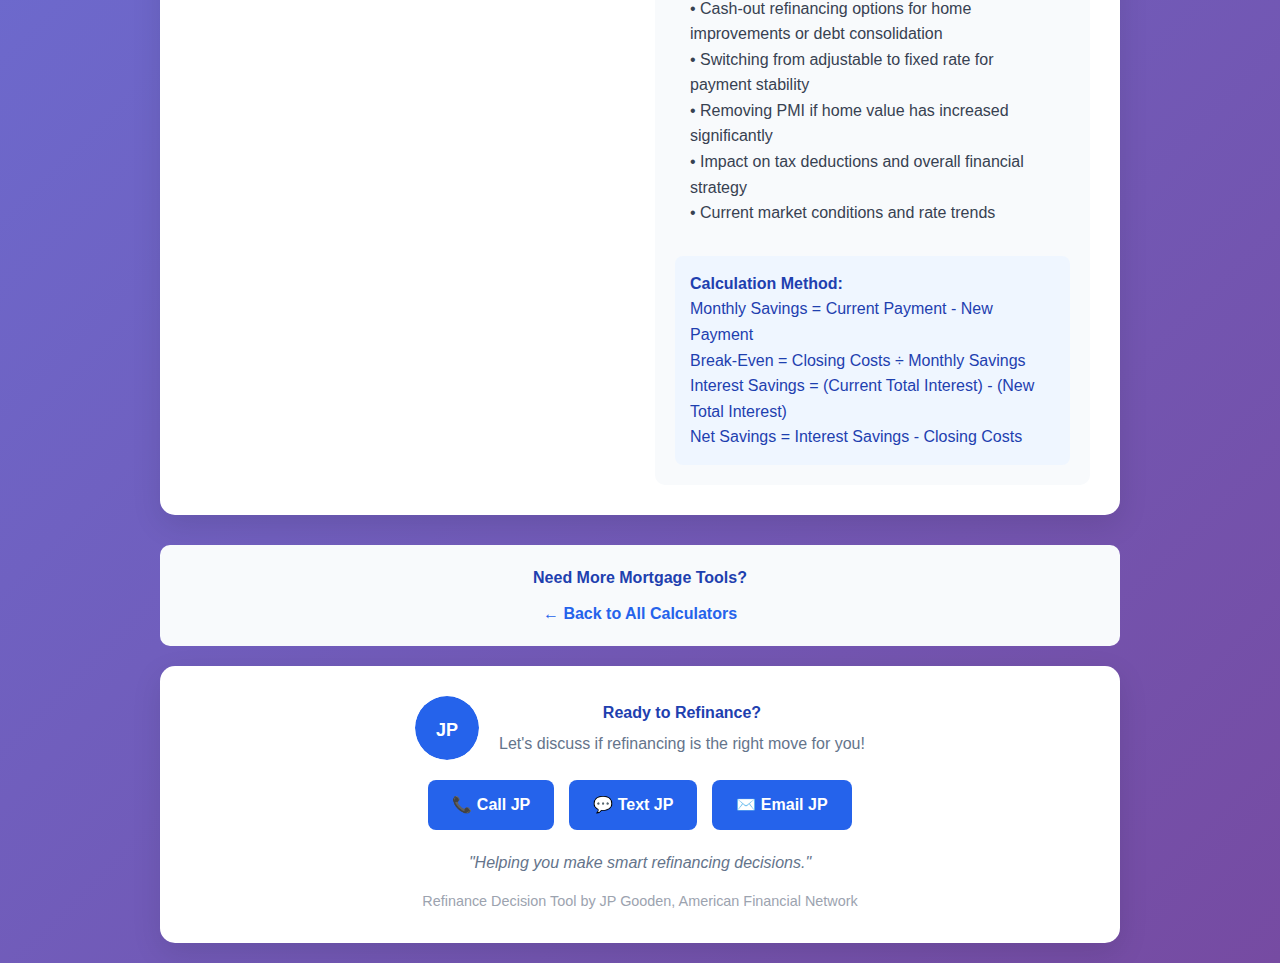
<file: refinance-decision-tool.html>
<!DOCTYPE html>
<html lang="en">
<head>
    <meta charset="UTF-8">
    <meta name="viewport" content="width=device-width, initial-scale=1.0">
    <title>Refinance Decision Tool - JP Gooden | American Financial Network</title>
    <style>
        * {
            margin: 0;
            padding: 0;
            box-sizing: border-box;
        }

        body {
            font-family: -apple-system, BlinkMacSystemFont, 'Segoe UI', Roboto, sans-serif;
            line-height: 1.6;
            color: #333;
            background: linear-gradient(135deg, #667eea 0%, #764ba2 100%);
            min-height: 100vh;
        }

        .container {
            max-width: 1000px;
            margin: 0 auto;
            padding: 20px;
        }

        .header {
            background: white;
            border-radius: 15px;
            padding: 30px;
            margin-bottom: 30px;
            box-shadow: 0 10px 30px rgba(0,0,0,0.1);
            text-align: center;
        }

        .header-content {
            display: flex;
            align-items: center;
            justify-content: center;
            gap: 30px;
            flex-wrap: wrap;
        }

        .headshot {
            width: 100px;
            height: 100px;
            border-radius: 50%;
            object-fit: cover;
            border: 4px solid #2563eb;
        }

        .header-text h1 {
            color: #1e40af;
            font-size: 2rem;
            margin-bottom: 10px;
        }

        .header-text h2 {
            color: #64748b;
            font-size: 1.2rem;
            margin-bottom: 5px;
        }

        .header-text h3 {
            color: #2563eb;
            font-size: 1rem;
            margin-bottom: 10px;
        }

        .calculator-interface {
            background: white;
            border-radius: 15px;
            padding: 30px;
            margin-bottom: 30px;
            box-shadow: 0 10px 30px rgba(0,0,0,0.1);
        }

        .input-group {
            margin-bottom: 20px;
        }

        .input-group label {
            display: block;
            margin-bottom: 5px;
            font-weight: 600;
            color: #374151;
        }

        .input-group input {
            width: 100%;
            padding: 12px;
            border: 2px solid #e5e7eb;
            border-radius: 8px;
            font-size: 1rem;
            transition: border-color 0.3s ease;
        }

        .input-group input:focus {
            outline: none;
            border-color: #2563eb;
        }

        .calculate-button {
            background: #2563eb;
            color: white;
            border: none;
            padding: 15px 30px;
            border-radius: 8px;
            cursor: pointer;
            font-size: 1.1rem;
            font-weight: 600;
            width: 100%;
            margin-bottom: 20px;
        }

        .calculate-button:hover {
            background: #1d4ed8;
        }

        .results {
            background: #f8fafc;
            border-radius: 10px;
            padding: 20px;
            margin-top: 20px;
        }

        .results h4 {
            color: #1e40af;
            margin-bottom: 15px;
            font-size: 1.2rem;
        }

        .recommendation {
            background: #eff6ff;
            border: 2px solid #2563eb;
            border-radius: 10px;
            padding: 20px;
            margin: 20px 0;
            text-align: center;
        }

        .recommendation.good {
            background: #f0fdf4;
            border-color: #10b981;
        }

        .recommendation.poor {
            background: #fef2f2;
            border-color: #ef4444;
        }

        .recommendation h3 {
            font-size: 1.5rem;
            margin-bottom: 10px;
        }

        .recommendation.good h3 {
            color: #059669;
        }

        .recommendation.poor h3 {
            color: #dc2626;
        }

        .comparison-grid {
            display: grid;
            grid-template-columns: 1fr 1fr;
            gap: 20px;
            margin: 20px 0;
        }

        .comparison-card {
            background: white;
            border-radius: 8px;
            padding: 15px;
            border: 2px solid #e5e7eb;
        }

        .comparison-card h4 {
            color: #2563eb;
            margin-bottom: 10px;
            text-align: center;
        }

        .footer {
            background: white;
            border-radius: 15px;
            padding: 30px;
            box-shadow: 0 10px 30px rgba(0,0,0,0.1);
            text-align: center;
        }

        .contact-buttons {
            display: flex;
            gap: 15px;
            justify-content: center;
            margin-bottom: 20px;
            flex-wrap: wrap;
        }

        .contact-button {
            background: #2563eb;
            color: white;
            text-decoration: none;
            padding: 12px 24px;
            border-radius: 8px;
            font-weight: 600;
            transition: background-color 0.3s ease;
        }

        .contact-button:hover {
            background: #1d4ed8;
        }

        .more-tools {
            background: #f8fafc;
            border-radius: 10px;
            padding: 20px;
            margin-bottom: 20px;
            text-align: center;
        }

        .more-tools a {
            color: #2563eb;
            text-decoration: none;
            font-weight: 600;
        }

        .more-tools a:hover {
            text-decoration: underline;
        }

        @media (max-width: 768px) {
            .header-content {
                flex-direction: column;
                text-align: center;
            }

            .comparison-grid {
                grid-template-columns: 1fr;
            }

            .contact-buttons {
                flex-direction: column;
                align-items: center;
            }
        }
    </style>
</head>
<body>
    <div class="container">
        <!-- Header -->
        <div class="header">
            <div class="header-content">
                <img src="[data-uri]" alt="JP Gooden" class="headshot">
                <div class="header-text">
                    <h1>JP Gooden</h1>
                    <h2>Loan Officer - American Financial Network</h2>
                    <h3>📍 19 South Main St., Yardley PA 19067</h3>
                </div>
            </div>
        </div>

        <!-- Refinance Decision Tool -->
        <div class="calculator-interface">
            <h2 style="color: #1e40af; margin-bottom: 20px;">🔄 Refinance Decision Tool</h2>
            <p style="color: #64748b; margin-bottom: 30px;">Determine if refinancing makes financial sense for your situation. Get a clear break-even analysis and total savings calculation.</p>
            
            <div style="display: grid; grid-template-columns: 1fr 1fr; gap: 30px;">
                <div>
                    <h3 style="color: #2563eb; margin-bottom: 15px;">Current Mortgage</h3>
                    <div class="input-group">
                        <label>Current Loan Balance</label>
                        <input type="number" id="current-balance" value="250000" oninput="calculateRefinance()">
                    </div>
                    <div class="input-group">
                        <label>Current Interest Rate (%)</label>
                        <input type="number" id="current-rate" value="7.25" step="0.125" oninput="calculateRefinance()">
                    </div>
                    <div class="input-group">
                        <label>Years Remaining on Current Loan</label>
                        <input type="number" id="years-remaining" value="25" oninput="calculateRefinance()">
                    </div>
                    
                    <h3 style="color: #2563eb; margin-bottom: 15px; margin-top: 25px;">New Loan Terms</h3>
                    <div class="input-group">
                        <label>New Interest Rate (%)</label>
                        <input type="number" id="new-rate" value="6.5" step="0.125" oninput="calculateRefinance()">
                    </div>
                    <div class="input-group">
                        <label>New Loan Term (Years)</label>
                        <input type="number" id="new-term" value="30" oninput="calculateRefinance()">
                    </div>
                    <div class="input-group">
                        <label>Refinance Closing Costs</label>
                        <input type="number" id="closing-costs" value="5000" oninput="calculateRefinance()">
                    </div>
                    <button class="calculate-button" onclick="calculateRefinance()">Analyze Refinance</button>
                </div>
                <div id="refinance-results" class="results">
                    <h4>Refinance Analysis</h4>
                    <div id="refinance-breakdown"></div>
                </div>
            </div>
        </div>

        <!-- More Tools -->
        <div class="more-tools">
            <h4 style="color: #1e40af; margin-bottom: 10px;">Need More Mortgage Tools?</h4>
            <p><a href="jp-gooden-mortgage-calculators.html">← Back to All Calculators</a></p>
        </div>

        <!-- Footer -->
        <div class="footer">
            <div style="display: flex; align-items: center; justify-content: center; gap: 20px; margin-bottom: 20px; flex-wrap: wrap;">
                <img src="[data-uri]" alt="JP Gooden" style="width: 64px; height: 64px; border-radius: 50%;">
                <div>
                    <h4 style="color: #1e40af; margin-bottom: 5px;">Ready to Refinance?</h4>
                    <p style="color: #64748b; margin: 0;">Let's discuss if refinancing is the right move for you!</p>
                </div>
            </div>
            
            <div class="contact-buttons">
                <a href="tel:+1234567890" class="contact-button">📞 Call JP</a>
                <a href="sms:+1234567890" class="contact-button">💬 Text JP</a>
                <a href="mailto:jp.gooden@afn.com" class="contact-button">✉️ Email JP</a>
            </div>
            
            <div style="color: #64748b; font-style: italic; margin-bottom: 15px;">
                "Helping you make smart refinancing decisions."
            </div>
            
            <div style="color: #9ca3af; font-size: 0.9rem;">
                Refinance Decision Tool by JP Gooden, American Financial Network
            </div>
        </div>
    </div>

    <script>
        function formatCurrency(amount) {
            return new Intl.NumberFormat('en-US', {
                style: 'currency',
                currency: 'USD',
                minimumFractionDigits: 0,
                maximumFractionDigits: 0
            }).format(amount);
        }

        function calculateMonthlyPayment(principal, rate, years) {
            const monthlyRate = rate / 100 / 12;
            const numPayments = years * 12;
            
            if (monthlyRate === 0) {
                return principal / numPayments;
            }
            
            return principal * (monthlyRate * Math.pow(1 + monthlyRate, numPayments)) / 
                   (Math.pow(1 + monthlyRate, numPayments) - 1);
        }

        function calculateRefinance() {
            const currentBalance = parseFloat(document.getElementById('current-balance').value) || 0;
            const currentRate = parseFloat(document.getElementById('current-rate').value) || 0;
            const yearsRemaining = parseFloat(document.getElementById('years-remaining').value) || 0;
            const newRate = parseFloat(document.getElementById('new-rate').value) || 0;
            const newTerm = parseFloat(document.getElementById('new-term').value) || 0;
            const closingCosts = parseFloat(document.getElementById('closing-costs').value) || 0;

            // Calculate current monthly payment
            const currentMonthlyPayment = calculateMonthlyPayment(currentBalance, currentRate, yearsRemaining);
            
            // Calculate new monthly payment
            const newMonthlyPayment = calculateMonthlyPayment(currentBalance, newRate, newTerm);
            
            // Calculate monthly savings
            const monthlySavings = currentMonthlyPayment - newMonthlyPayment;
            
            // Calculate break-even point
            const breakEvenMonths = closingCosts / Math.abs(monthlySavings);
            const breakEvenYears = breakEvenMonths / 12;
            
            // Calculate total interest savings over remaining term
            const currentTotalInterest = (currentMonthlyPayment * yearsRemaining * 12) - currentBalance;
            const newTotalInterest = (newMonthlyPayment * newTerm * 12) - currentBalance;
            const interestSavings = currentTotalInterest - newTotalInterest;
            
            // Calculate net savings (interest savings minus closing costs)
            const netSavings = interestSavings - closingCosts;
            
            // Calculate total savings over time periods
            const savings5Years = (monthlySavings * 60) - closingCosts;
            const savings10Years = (monthlySavings * 120) - closingCosts;
            
            // Determine recommendation
            const isGoodDeal = monthlySavings > 0 && breakEvenYears <= 3;
            const rateDifference = currentRate - newRate;

            let breakdown = `
                <div class="recommendation ${isGoodDeal ? 'good' : (monthlySavings > 0 ? '' : 'poor')}">
                    <h3>${isGoodDeal ? '✅ REFINANCE RECOMMENDED' : 
                         (monthlySavings > 0 ? '⚠️ MARGINAL BENEFIT' : '❌ NOT RECOMMENDED')}</h3>
                    <p>${monthlySavings > 0 ? 
                        `Monthly savings: <strong>${formatCurrency(monthlySavings)}</strong><br>Break-even: <strong>${breakEvenYears.toFixed(1)} years</strong>` :
                        `Monthly payment would <strong>increase</strong> by ${formatCurrency(Math.abs(monthlySavings))}`
                    }</p>
                </div>

                <div class="comparison-grid">
                    <div class="comparison-card">
                        <h4>📊 Current Loan</h4>
                        <p><strong>Balance:</strong> ${formatCurrency(currentBalance)}</p>
                        <p><strong>Interest Rate:</strong> ${currentRate}%</p>
                        <p><strong>Monthly Payment:</strong> ${formatCurrency(currentMonthlyPayment)}</p>
                        <p><strong>Years Remaining:</strong> ${yearsRemaining}</p>
                        <p><strong>Total Interest Remaining:</strong> ${formatCurrency(currentTotalInterest)}</p>
                    </div>
                    
                    <div class="comparison-card">
                        <h4>🔄 New Loan</h4>
                        <p><strong>Balance:</strong> ${formatCurrency(currentBalance)}</p>
                        <p><strong>Interest Rate:</strong> ${newRate}%</p>
                        <p><strong>Monthly Payment:</strong> ${formatCurrency(newMonthlyPayment)}</p>
                        <p><strong>Loan Term:</strong> ${newTerm} years</p>
                        <p><strong>Total Interest:</strong> ${formatCurrency(newTotalInterest)}</p>
                        <p><strong>Closing Costs:</strong> ${formatCurrency(closingCosts)}</p>
                    </div>
                </div>

                <div style="margin-top: 20px; padding: 15px; background: #eff6ff; border-radius: 8px;">
                    <strong>Financial Impact Summary:</strong><br>
                    • Rate reduction: ${rateDifference.toFixed(3)}% (${rateDifference > 0 ? 'decrease' : 'increase'})<br>
                    • Monthly payment change: ${monthlySavings >= 0 ? '+' : ''}${formatCurrency(monthlySavings)}<br>
                    • Break-even point: ${breakEvenYears.toFixed(1)} years (${breakEvenMonths.toFixed(0)} months)<br>
                    • Total interest savings: ${formatCurrency(interestSavings)}<br>
                    • Net savings after closing costs: ${formatCurrency(netSavings)}<br><br>
                    
                    <strong>Savings Timeline:</strong><br>
                    • After 5 years: ${formatCurrency(savings5Years)}<br>
                    • After 10 years: ${formatCurrency(savings10Years)}<br>
                    • Over full loan term: ${formatCurrency(netSavings)}
                </div>

                <div style="margin-top: 15px; padding: 15px; background: ${isGoodDeal ? '#f0fdf4' : '#fef3c7'}; border-radius: 8px; color: ${isGoodDeal ? '#166534' : '#92400e'};">
                    <strong>Recommendation Factors:</strong><br>
                    ${isGoodDeal ? 
                        '• Significant monthly savings with reasonable break-even period<br>• Good rate reduction makes refinancing worthwhile<br>• Consider refinancing if you plan to stay in the home beyond the break-even point' :
                        monthlySavings > 0 ?
                        '• Modest savings with longer break-even period<br>• Consider your long-term plans and other financial goals<br>• May be worth it if you plan to stay long-term' :
                        '• Monthly payment would increase<br>• Not financially beneficial unless you need to change loan terms<br>• Consider other options like loan modification'
                    }
                </div>

                <div style="margin-top: 15px; padding: 15px; background: #f8fafc; border-radius: 8px; color: #374151;">
                    <strong>Additional Considerations:</strong><br>
                    • Cash-out refinancing options for home improvements or debt consolidation<br>
                    • Switching from adjustable to fixed rate for payment stability<br>
                    • Removing PMI if home value has increased significantly<br>
                    • Impact on tax deductions and overall financial strategy<br>
                    • Current market conditions and rate trends
                </div>

                <div style="margin-top: 15px; padding: 15px; background: #eff6ff; border-radius: 8px; color: #1e40af;">
                    <strong>Calculation Method:</strong><br>
                    Monthly Savings = Current Payment - New Payment<br>
                    Break-Even = Closing Costs ÷ Monthly Savings<br>
                    Interest Savings = (Current Total Interest) - (New Total Interest)<br>
                    Net Savings = Interest Savings - Closing Costs
                </div>
            `;

            document.getElementById('refinance-breakdown').innerHTML = breakdown;
        }

        // Initialize calculation
        calculateRefinance();
    </script>
</body>
</html>
</file>
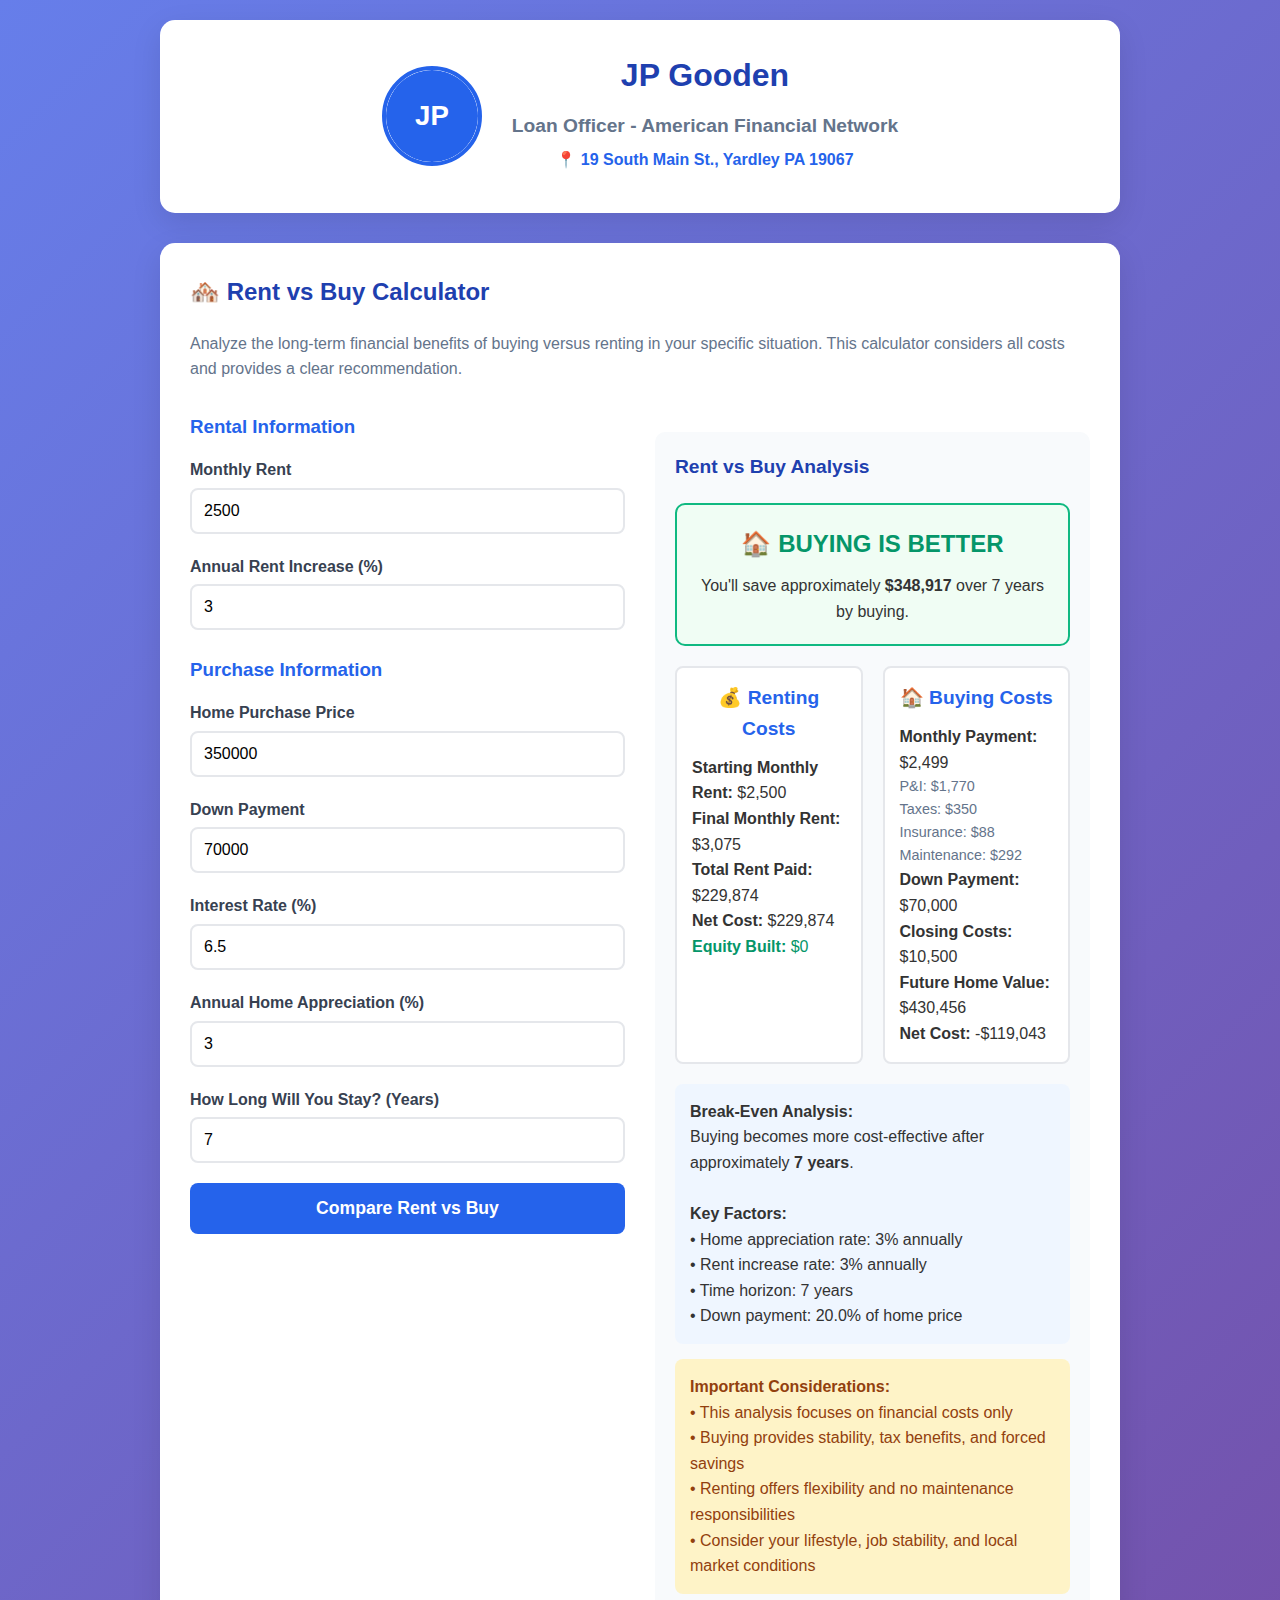
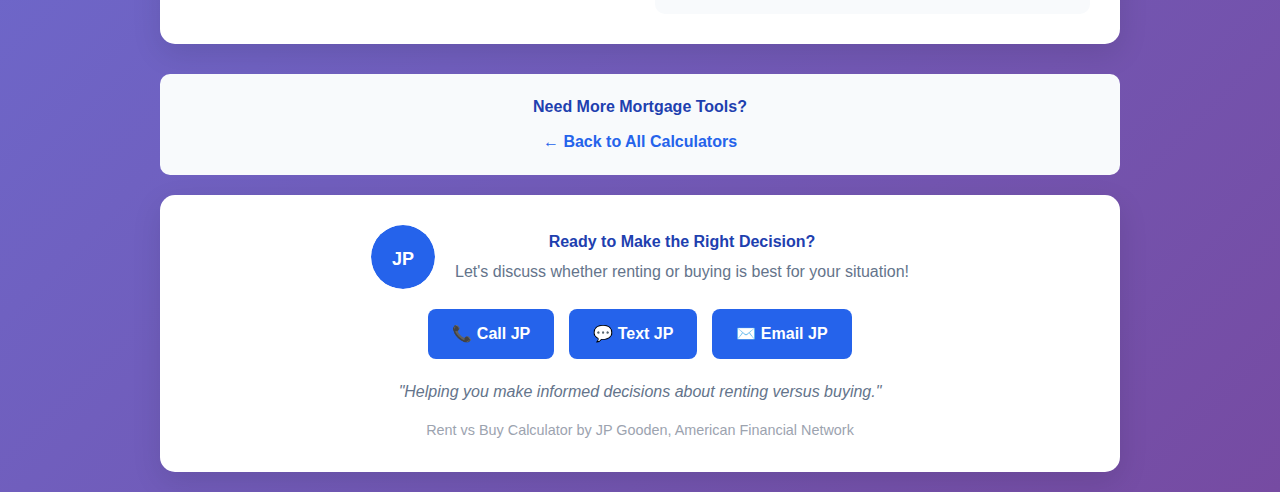
<file: rent-vs-buy-calculator.html>
<!DOCTYPE html>
<html lang="en">
<head>
    <meta charset="UTF-8">
    <meta name="viewport" content="width=device-width, initial-scale=1.0">
    <title>Rent vs Buy Calculator - JP Gooden | American Financial Network</title>
    <style>
        * {
            margin: 0;
            padding: 0;
            box-sizing: border-box;
        }

        body {
            font-family: -apple-system, BlinkMacSystemFont, 'Segoe UI', Roboto, sans-serif;
            line-height: 1.6;
            color: #333;
            background: linear-gradient(135deg, #667eea 0%, #764ba2 100%);
            min-height: 100vh;
        }

        .container {
            max-width: 1000px;
            margin: 0 auto;
            padding: 20px;
        }

        .header {
            background: white;
            border-radius: 15px;
            padding: 30px;
            margin-bottom: 30px;
            box-shadow: 0 10px 30px rgba(0,0,0,0.1);
            text-align: center;
        }

        .header-content {
            display: flex;
            align-items: center;
            justify-content: center;
            gap: 30px;
            flex-wrap: wrap;
        }

        .headshot {
            width: 100px;
            height: 100px;
            border-radius: 50%;
            object-fit: cover;
            border: 4px solid #2563eb;
        }

        .header-text h1 {
            color: #1e40af;
            font-size: 2rem;
            margin-bottom: 10px;
        }

        .header-text h2 {
            color: #64748b;
            font-size: 1.2rem;
            margin-bottom: 5px;
        }

        .header-text h3 {
            color: #2563eb;
            font-size: 1rem;
            margin-bottom: 10px;
        }

        .calculator-interface {
            background: white;
            border-radius: 15px;
            padding: 30px;
            margin-bottom: 30px;
            box-shadow: 0 10px 30px rgba(0,0,0,0.1);
        }

        .input-group {
            margin-bottom: 20px;
        }

        .input-group label {
            display: block;
            margin-bottom: 5px;
            font-weight: 600;
            color: #374151;
        }

        .input-group input {
            width: 100%;
            padding: 12px;
            border: 2px solid #e5e7eb;
            border-radius: 8px;
            font-size: 1rem;
            transition: border-color 0.3s ease;
        }

        .input-group input:focus {
            outline: none;
            border-color: #2563eb;
        }

        .calculate-button {
            background: #2563eb;
            color: white;
            border: none;
            padding: 15px 30px;
            border-radius: 8px;
            cursor: pointer;
            font-size: 1.1rem;
            font-weight: 600;
            width: 100%;
            margin-bottom: 20px;
        }

        .calculate-button:hover {
            background: #1d4ed8;
        }

        .results {
            background: #f8fafc;
            border-radius: 10px;
            padding: 20px;
            margin-top: 20px;
        }

        .results h4 {
            color: #1e40af;
            margin-bottom: 15px;
            font-size: 1.2rem;
        }

        .recommendation {
            background: #eff6ff;
            border: 2px solid #2563eb;
            border-radius: 10px;
            padding: 20px;
            margin: 20px 0;
            text-align: center;
        }

        .recommendation.buy {
            background: #f0fdf4;
            border-color: #10b981;
        }

        .recommendation.rent {
            background: #fef3c7;
            border-color: #f59e0b;
        }

        .recommendation h3 {
            font-size: 1.5rem;
            margin-bottom: 10px;
        }

        .recommendation.buy h3 {
            color: #059669;
        }

        .recommendation.rent h3 {
            color: #d97706;
        }

        .comparison-grid {
            display: grid;
            grid-template-columns: 1fr 1fr;
            gap: 20px;
            margin: 20px 0;
        }

        .comparison-card {
            background: white;
            border-radius: 8px;
            padding: 15px;
            border: 2px solid #e5e7eb;
        }

        .comparison-card h4 {
            color: #2563eb;
            margin-bottom: 10px;
            text-align: center;
        }

        .footer {
            background: white;
            border-radius: 15px;
            padding: 30px;
            box-shadow: 0 10px 30px rgba(0,0,0,0.1);
            text-align: center;
        }

        .contact-buttons {
            display: flex;
            gap: 15px;
            justify-content: center;
            margin-bottom: 20px;
            flex-wrap: wrap;
        }

        .contact-button {
            background: #2563eb;
            color: white;
            text-decoration: none;
            padding: 12px 24px;
            border-radius: 8px;
            font-weight: 600;
            transition: background-color 0.3s ease;
        }

        .contact-button:hover {
            background: #1d4ed8;
        }

        .more-tools {
            background: #f8fafc;
            border-radius: 10px;
            padding: 20px;
            margin-bottom: 20px;
            text-align: center;
        }

        .more-tools a {
            color: #2563eb;
            text-decoration: none;
            font-weight: 600;
        }

        .more-tools a:hover {
            text-decoration: underline;
        }

        @media (max-width: 768px) {
            .header-content {
                flex-direction: column;
                text-align: center;
            }

            .comparison-grid {
                grid-template-columns: 1fr;
            }

            .contact-buttons {
                flex-direction: column;
                align-items: center;
            }
        }
    </style>
</head>
<body>
    <div class="container">
        <!-- Header -->
        <div class="header">
            <div class="header-content">
                <img src="[data-uri]" alt="JP Gooden" class="headshot">
                <div class="header-text">
                    <h1>JP Gooden</h1>
                    <h2>Loan Officer - American Financial Network</h2>
                    <h3>📍 19 South Main St., Yardley PA 19067</h3>
                </div>
            </div>
        </div>

        <!-- Rent vs Buy Calculator -->
        <div class="calculator-interface">
            <h2 style="color: #1e40af; margin-bottom: 20px;">🏘️ Rent vs Buy Calculator</h2>
            <p style="color: #64748b; margin-bottom: 30px;">Analyze the long-term financial benefits of buying versus renting in your specific situation. This calculator considers all costs and provides a clear recommendation.</p>
            
            <div style="display: grid; grid-template-columns: 1fr 1fr; gap: 30px;">
                <div>
                    <h3 style="color: #2563eb; margin-bottom: 15px;">Rental Information</h3>
                    <div class="input-group">
                        <label>Monthly Rent</label>
                        <input type="number" id="monthly-rent" value="2500" oninput="calculateRentVsBuy()">
                    </div>
                    <div class="input-group">
                        <label>Annual Rent Increase (%)</label>
                        <input type="number" id="rent-increase" value="3" step="0.5" oninput="calculateRentVsBuy()">
                    </div>
                    
                    <h3 style="color: #2563eb; margin-bottom: 15px; margin-top: 25px;">Purchase Information</h3>
                    <div class="input-group">
                        <label>Home Purchase Price</label>
                        <input type="number" id="home-price" value="350000" oninput="calculateRentVsBuy()">
                    </div>
                    <div class="input-group">
                        <label>Down Payment</label>
                        <input type="number" id="down-payment" value="70000" oninput="calculateRentVsBuy()">
                    </div>
                    <div class="input-group">
                        <label>Interest Rate (%)</label>
                        <input type="number" id="interest-rate" value="6.5" step="0.125" oninput="calculateRentVsBuy()">
                    </div>
                    <div class="input-group">
                        <label>Annual Home Appreciation (%)</label>
                        <input type="number" id="home-appreciation" value="3" step="0.5" oninput="calculateRentVsBuy()">
                    </div>
                    <div class="input-group">
                        <label>How Long Will You Stay? (Years)</label>
                        <input type="number" id="years-stay" value="7" oninput="calculateRentVsBuy()">
                    </div>
                    <button class="calculate-button" onclick="calculateRentVsBuy()">Compare Rent vs Buy</button>
                </div>
                <div id="rvb-results" class="results">
                    <h4>Rent vs Buy Analysis</h4>
                    <div id="rvb-breakdown"></div>
                </div>
            </div>
        </div>

        <!-- More Tools -->
        <div class="more-tools">
            <h4 style="color: #1e40af; margin-bottom: 10px;">Need More Mortgage Tools?</h4>
            <p><a href="jp-gooden-mortgage-calculators.html">← Back to All Calculators</a></p>
        </div>

        <!-- Footer -->
        <div class="footer">
            <div style="display: flex; align-items: center; justify-content: center; gap: 20px; margin-bottom: 20px; flex-wrap: wrap;">
                <img src="[data-uri]" alt="JP Gooden" style="width: 64px; height: 64px; border-radius: 50%;">
                <div>
                    <h4 style="color: #1e40af; margin-bottom: 5px;">Ready to Make the Right Decision?</h4>
                    <p style="color: #64748b; margin: 0;">Let's discuss whether renting or buying is best for your situation!</p>
                </div>
            </div>
            
            <div class="contact-buttons">
                <a href="tel:+1234567890" class="contact-button">📞 Call JP</a>
                <a href="sms:+1234567890" class="contact-button">💬 Text JP</a>
                <a href="mailto:jp.gooden@afn.com" class="contact-button">✉️ Email JP</a>
            </div>
            
            <div style="color: #64748b; font-style: italic; margin-bottom: 15px;">
                "Helping you make informed decisions about renting versus buying."
            </div>
            
            <div style="color: #9ca3af; font-size: 0.9rem;">
                Rent vs Buy Calculator by JP Gooden, American Financial Network
            </div>
        </div>
    </div>

    <script>
        function formatCurrency(amount) {
            return new Intl.NumberFormat('en-US', {
                style: 'currency',
                currency: 'USD',
                minimumFractionDigits: 0,
                maximumFractionDigits: 0
            }).format(amount);
        }

        function calculateMonthlyPayment(principal, rate, years) {
            const monthlyRate = rate / 100 / 12;
            const numPayments = years * 12;
            
            if (monthlyRate === 0) {
                return principal / numPayments;
            }
            
            return principal * (monthlyRate * Math.pow(1 + monthlyRate, numPayments)) / 
                   (Math.pow(1 + monthlyRate, numPayments) - 1);
        }

        function calculateRentVsBuy() {
            const monthlyRent = parseFloat(document.getElementById('monthly-rent').value) || 0;
            const rentIncrease = parseFloat(document.getElementById('rent-increase').value) || 0;
            const homePrice = parseFloat(document.getElementById('home-price').value) || 0;
            const downPayment = parseFloat(document.getElementById('down-payment').value) || 0;
            const interestRate = parseFloat(document.getElementById('interest-rate').value) || 0;
            const homeAppreciation = parseFloat(document.getElementById('home-appreciation').value) || 0;
            const yearsStay = parseFloat(document.getElementById('years-stay').value) || 0;

            const loanAmount = homePrice - downPayment;
            const monthlyMortgage = calculateMonthlyPayment(loanAmount, interestRate, 30);
            
            // Estimate other monthly costs for buying
            const monthlyTaxes = homePrice * 0.012 / 12; // 1.2% annual property tax
            const monthlyInsurance = homePrice * 0.003 / 12; // 0.3% annual insurance
            const monthlyMaintenance = homePrice * 0.01 / 12; // 1% annual maintenance
            const monthlyPMI = (downPayment / homePrice < 0.20) ? loanAmount * 0.005 / 12 : 0; // 0.5% PMI if <20% down
            
            const totalMonthlyBuying = monthlyMortgage + monthlyTaxes + monthlyInsurance + monthlyMaintenance + monthlyPMI;

            // Calculate total costs over time period
            let totalRentCost = 0;
            let currentRent = monthlyRent;
            
            for (let year = 1; year <= yearsStay; year++) {
                totalRentCost += currentRent * 12;
                currentRent *= (1 + rentIncrease / 100);
            }

            const totalBuyingCost = totalMonthlyBuying * 12 * yearsStay;
            const closingCosts = homePrice * 0.03; // 3% closing costs
            const sellingCosts = homePrice * 0.06; // 6% selling costs
            
            // Calculate home value after appreciation
            const futureHomeValue = homePrice * Math.pow(1 + homeAppreciation / 100, yearsStay);
            const totalEquityBuilt = futureHomeValue - loanAmount + (monthlyMortgage * 12 * yearsStay - (loanAmount * interestRate / 100 * yearsStay * 0.7)); // Rough equity calculation
            
            // Net cost calculations
            const netRentCost = totalRentCost;
            const netBuyCost = downPayment + closingCosts + totalBuyingCost + sellingCosts - futureHomeValue;
            
            // Break-even analysis
            let breakEvenYear = 0;
            let cumulativeRentCost = 0;
            let cumulativeBuyCost = downPayment + closingCosts;
            currentRent = monthlyRent;
            
            for (let year = 1; year <= 15; year++) {
                cumulativeRentCost += currentRent * 12;
                cumulativeBuyCost += totalMonthlyBuying * 12;
                
                if (year === yearsStay) {
                    const homeValueAtYear = homePrice * Math.pow(1 + homeAppreciation / 100, year);
                    cumulativeBuyCost += sellingCosts - homeValueAtYear;
                }
                
                if (cumulativeRentCost > cumulativeBuyCost && breakEvenYear === 0) {
                    breakEvenYear = year;
                }
                
                currentRent *= (1 + rentIncrease / 100);
            }

            // Determine recommendation
            const buyingIsBetter = netBuyCost < netRentCost;
            const savings = Math.abs(netBuyCost - netRentCost);

            let breakdown = `
                <div class="recommendation ${buyingIsBetter ? 'buy' : 'rent'}">
                    <h3>${buyingIsBetter ? '🏠 BUYING IS BETTER' : '🏠 RENTING IS BETTER'}</h3>
                    <p>You'll save approximately <strong>${formatCurrency(savings)}</strong> over ${yearsStay} years by ${buyingIsBetter ? 'buying' : 'renting'}.</p>
                </div>

                <div class="comparison-grid">
                    <div class="comparison-card">
                        <h4>💰 Renting Costs</h4>
                        <p><strong>Starting Monthly Rent:</strong> ${formatCurrency(monthlyRent)}</p>
                        <p><strong>Final Monthly Rent:</strong> ${formatCurrency(monthlyRent * Math.pow(1 + rentIncrease / 100, yearsStay))}</p>
                        <p><strong>Total Rent Paid:</strong> ${formatCurrency(totalRentCost)}</p>
                        <p><strong>Net Cost:</strong> ${formatCurrency(netRentCost)}</p>
                        <p style="color: #059669;"><strong>Equity Built:</strong> $0</p>
                    </div>
                    
                    <div class="comparison-card">
                        <h4>🏠 Buying Costs</h4>
                        <p><strong>Monthly Payment:</strong> ${formatCurrency(totalMonthlyBuying)}</p>
                        <p style="font-size: 0.9em; color: #64748b;">
                            P&I: ${formatCurrency(monthlyMortgage)}<br>
                            Taxes: ${formatCurrency(monthlyTaxes)}<br>
                            Insurance: ${formatCurrency(monthlyInsurance)}<br>
                            Maintenance: ${formatCurrency(monthlyMaintenance)}
                            ${monthlyPMI > 0 ? `<br>PMI: ${formatCurrency(monthlyPMI)}` : ''}
                        </p>
                        <p><strong>Down Payment:</strong> ${formatCurrency(downPayment)}</p>
                        <p><strong>Closing Costs:</strong> ${formatCurrency(closingCosts)}</p>
                        <p><strong>Future Home Value:</strong> ${formatCurrency(futureHomeValue)}</p>
                        <p><strong>Net Cost:</strong> ${formatCurrency(netBuyCost)}</p>
                    </div>
                </div>

                <div style="margin-top: 20px; padding: 15px; background: #eff6ff; border-radius: 8px;">
                    <strong>Break-Even Analysis:</strong><br>
                    ${breakEvenYear > 0 ? 
                        `Buying becomes more cost-effective after approximately <strong>${breakEvenYear} years</strong>.` :
                        'Based on your inputs, renting remains more cost-effective for the foreseeable future.'
                    }<br><br>
                    
                    <strong>Key Factors:</strong><br>
                    • Home appreciation rate: ${homeAppreciation}% annually<br>
                    • Rent increase rate: ${rentIncrease}% annually<br>
                    • Time horizon: ${yearsStay} years<br>
                    • Down payment: ${((downPayment / homePrice) * 100).toFixed(1)}% of home price
                </div>

                <div style="margin-top: 15px; padding: 15px; background: #fef3c7; border-radius: 8px; color: #92400e;">
                    <strong>Important Considerations:</strong><br>
                    • This analysis focuses on financial costs only<br>
                    • Buying provides stability, tax benefits, and forced savings<br>
                    • Renting offers flexibility and no maintenance responsibilities<br>
                    • Consider your lifestyle, job stability, and local market conditions
                </div>
            `;

            document.getElementById('rvb-breakdown').innerHTML = breakdown;
        }

        // Initialize calculation
        calculateRentVsBuy();
    </script>
</body>
</html>
</file>
